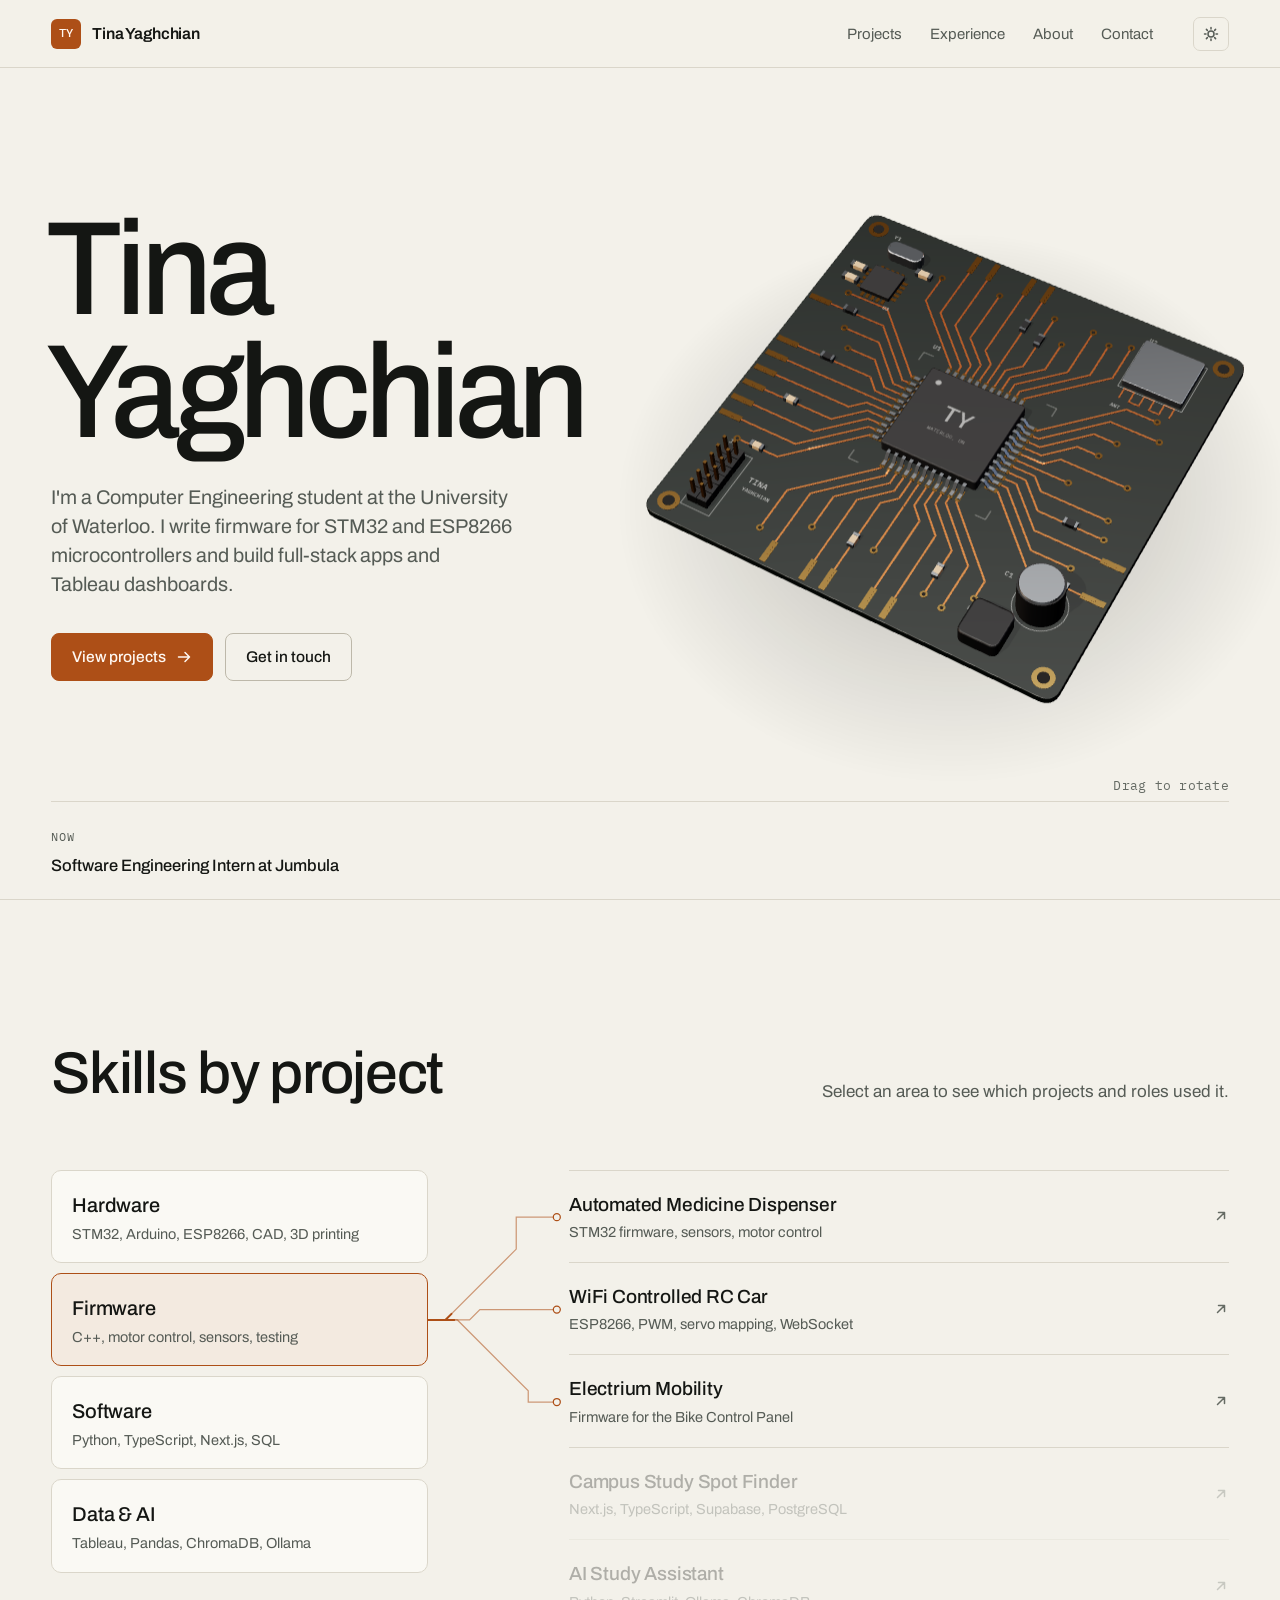
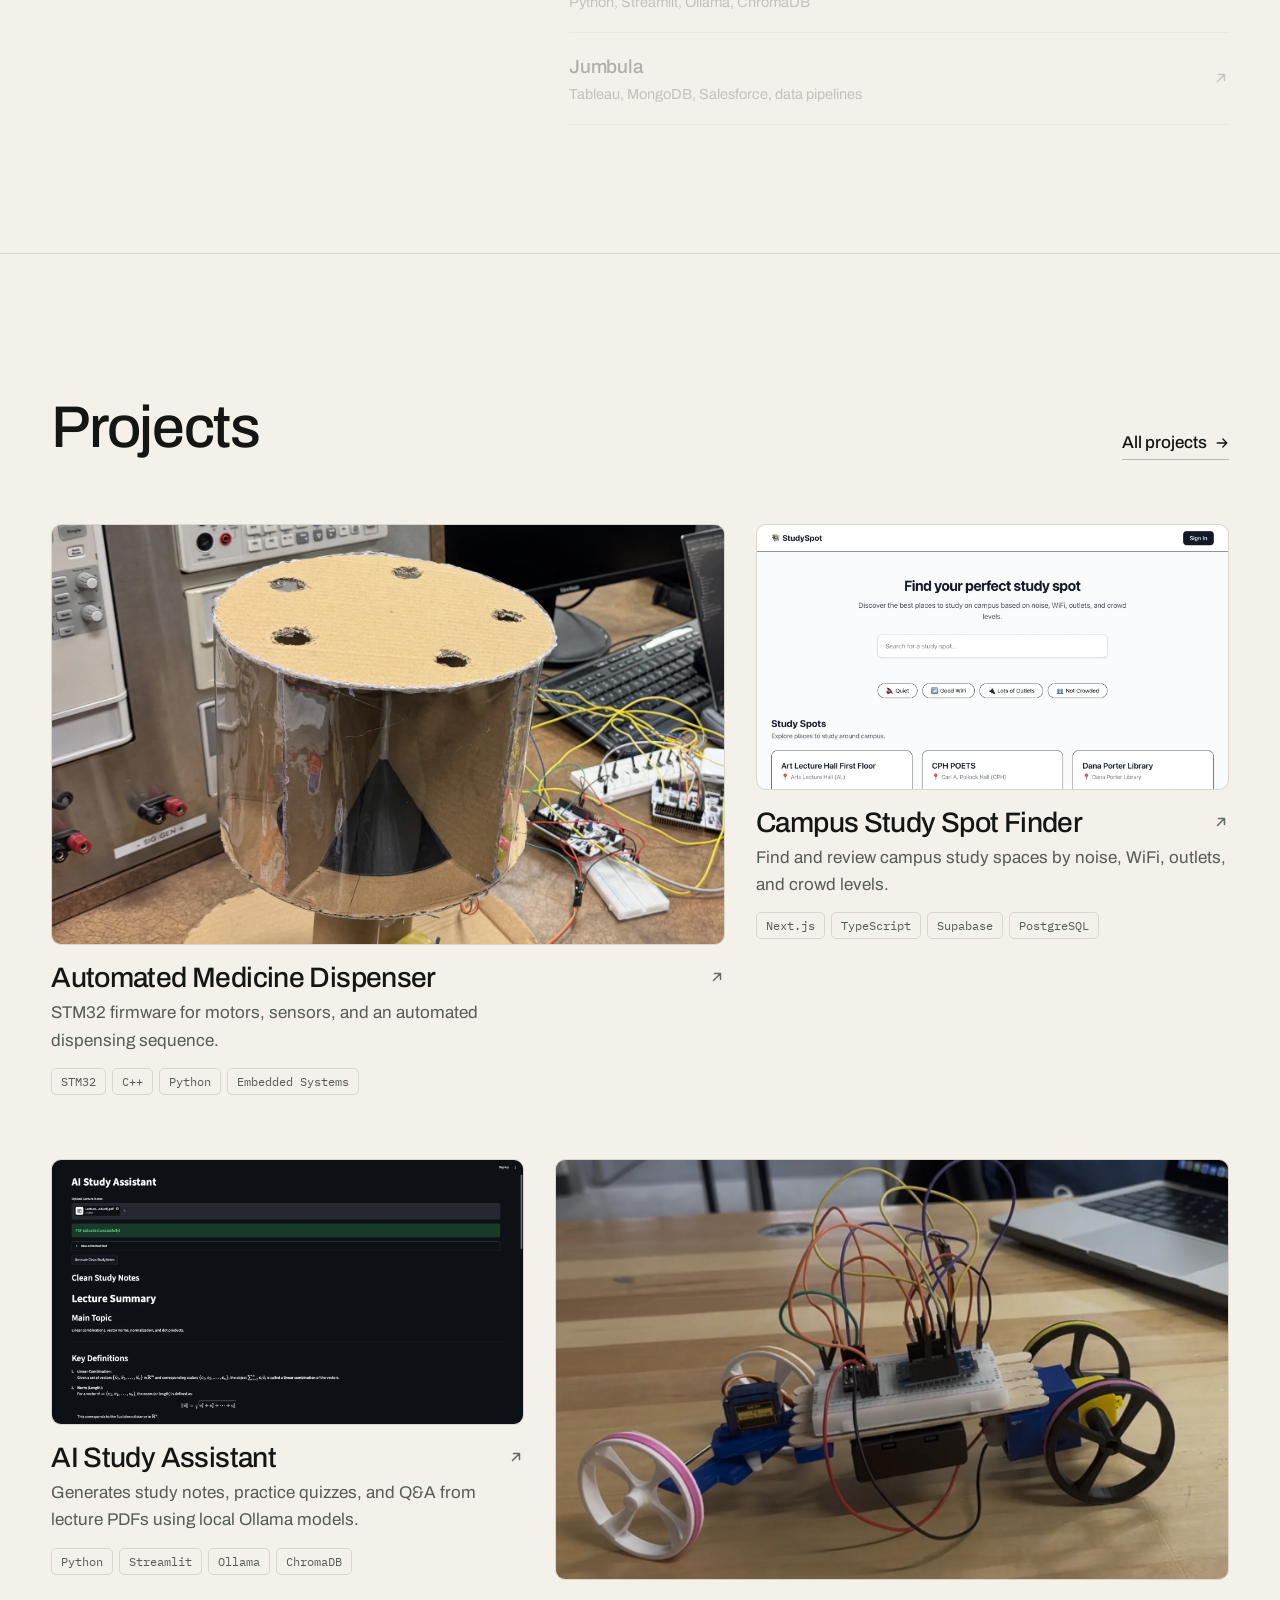
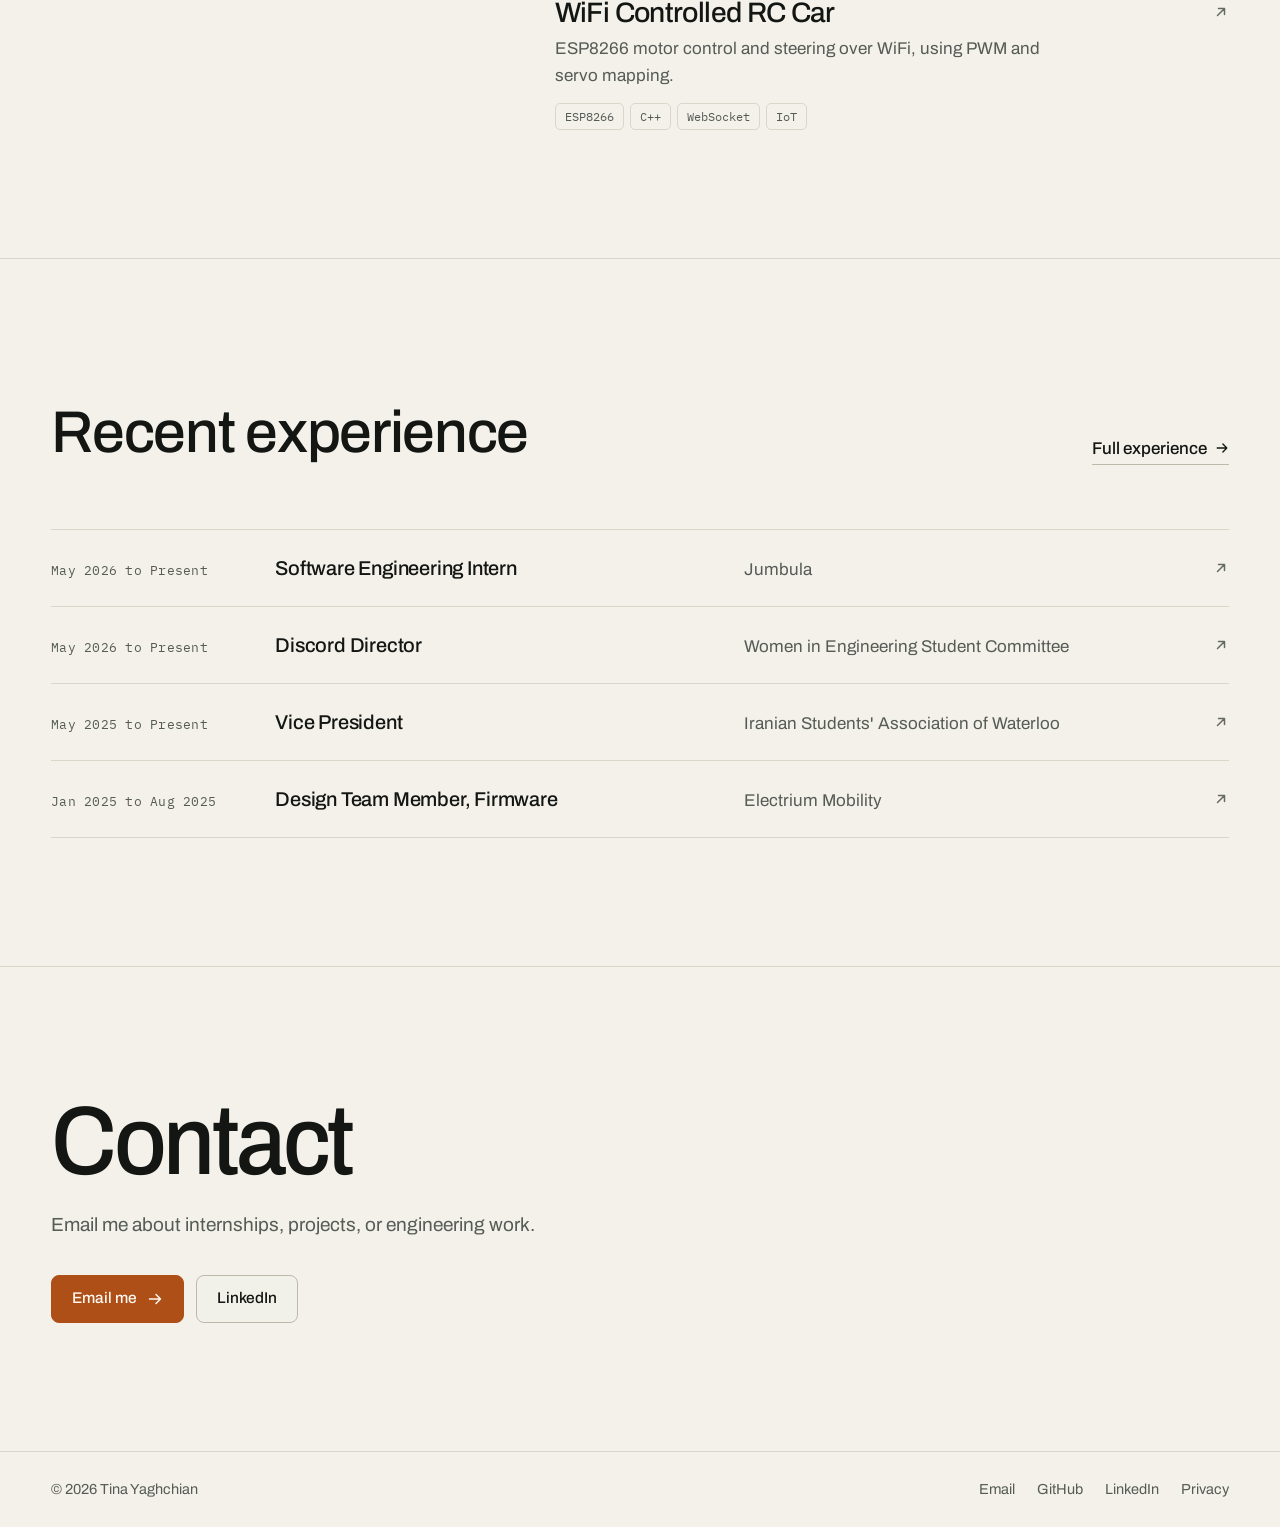
<file: index.html>
<!DOCTYPE html>
<html lang="en">

<head>
    <!-- Google tag (gtag.js) -->
    <script async src="https://www.googletagmanager.com/gtag/js?id=G-CB9YDHK9V0"></script>
    <script>
        window.dataLayer = window.dataLayer || [];
        function gtag(){dataLayer.push(arguments);}
        gtag('js', new Date());
        gtag('config', 'G-CB9YDHK9V0');
    </script>

    <meta charset="UTF-8">
    <meta name="viewport" content="width=device-width, initial-scale=1">

    <title>Tina Yaghchian | Computer Engineering</title>
    <meta name="description" content="Tina Yaghchian is a Computer Engineering student at the University of Waterloo building embedded systems, firmware, and software.">
    <meta name="author" content="Tina Yaghchian">
    <link rel="canonical" href="https://tina-yaghchian.github.io/">
    <meta name="theme-color" content="#0b0d0c" media="(prefers-color-scheme: dark)">
    <meta name="theme-color" content="#f3f1ea" media="(prefers-color-scheme: light)">

    <meta property="og:type" content="website">
    <meta property="og:title" content="Tina Yaghchian | Computer Engineering">
    <meta property="og:description" content="Tina Yaghchian is a Computer Engineering student at the University of Waterloo building embedded systems, firmware, and software.">
    <meta property="og:url" content="https://tina-yaghchian.github.io/">
    <meta property="og:image" content="https://tina-yaghchian.github.io/images/og.jpg">
    <meta name="twitter:card" content="summary_large_image">

    <link rel="icon" href="favicon.ico" sizes="32x32">
    <link rel="icon" href="assets/favicon.svg" type="image/svg+xml">
    <link rel="apple-touch-icon" href="assets/apple-touch-icon.png">

    <script>
        (function () {
            var root = document.documentElement, saved = null;
            root.classList.add("js");
            try { saved = localStorage.getItem("theme"); } catch (e) {}
            root.dataset.theme = saved || (matchMedia("(prefers-color-scheme: light)").matches ? "light" : "dark");
        })();
    </script>

    <link rel="preconnect" href="https://fonts.googleapis.com">
    <link rel="preconnect" href="https://fonts.gstatic.com" crossorigin>
    <link rel="stylesheet" href="https://fonts.googleapis.com/css2?family=Archivo:wdth,wght@62..125,100..900&family=IBM+Plex+Mono:wght@400;500&display=swap">
    <link rel="stylesheet" href="css/styles.css?v=4de03bfc26">
    <link rel="modulepreload" href="js/board3d.js?v=885004c96f">
    <script type="application/ld+json">
    {"@context":"https://schema.org","@type":"Person","name":"Tina Yaghchian","url":"https://tina-yaghchian.github.io","jobTitle":"Computer Engineering Student","alumniOf":{"@type":"CollegeOrUniversity","name":"University of Waterloo"},"sameAs":["https://github.com/tina-yaghchian","https://linkedin.com/in/tina-yaghchian"]}
    </script>
</head>

<body>
    <a class="skip" href="#main">Skip to content</a>

    <header class="site-header">
        <div class="wrap header-inner">
            <a class="brand" href="index.html" aria-label="Tina Yaghchian, home">
                <span class="brand-mark" aria-hidden="true">TY</span>
                <span class="brand-name">Tina Yaghchian</span>
            </a>
            <nav class="nav-links" id="site-nav" aria-label="Main">
                <a href="projects.html">Projects</a>
                <a href="experience.html">Experience</a>
                <a href="about.html">About</a>
                <a href="contact.html">Contact</a>
            </nav>
            <div class="header-tools">
                <button class="tool theme-toggle" type="button" aria-label="Switch light or dark theme"><svg class="icon sun" viewBox="0 0 16 16" fill="none" stroke="currentColor" stroke-width="1.5" stroke-linecap="round" stroke-linejoin="round" aria-hidden="true"><circle cx="8" cy="8" r="3"/><path d="M8 1.5v1.5M8 13v1.5M1.5 8H3M13 8h1.5M3.4 3.4l1 1M11.6 11.6l1 1M3.4 12.6l1-1M11.6 4.4l1-1"/></svg><svg class="icon moon" viewBox="0 0 16 16" fill="none" stroke="currentColor" stroke-width="1.5" stroke-linecap="round" stroke-linejoin="round" aria-hidden="true"><path d="M13.5 9.6A6 6 0 0 1 6.4 2.5a6 6 0 1 0 7.1 7.1Z"/></svg></button>
                <button class="tool menu-toggle" type="button" aria-label="Menu" aria-expanded="false" aria-controls="site-nav"><svg class="icon" viewBox="0 0 16 16" fill="none" stroke="currentColor" stroke-width="1.5" stroke-linecap="round" stroke-linejoin="round" aria-hidden="true"><path d="M2 5h12M2 11h12"/></svg></button>
            </div>
        </div>
    </header>

    <main id="main">
        <section class="hero">
            <canvas id="board" aria-hidden="true"></canvas>
            <span class="board-hint mono" aria-hidden="true">Drag to rotate</span>
            <div class="wrap hero-body">
                <h1>Tina<br>Yaghchian</h1>
                <p class="hero-lede">I'm a Computer Engineering student at the University of Waterloo. I write firmware for STM32 and ESP8266 microcontrollers and build full-stack apps and Tableau dashboards.</p>
                <div class="hero-actions">
                    <a class="btn primary" href="projects.html">View projects <svg class="icon" viewBox="0 0 16 16" fill="none" stroke="currentColor" stroke-width="1.5" stroke-linecap="round" stroke-linejoin="round" aria-hidden="true"><path d="M2.5 8h11M9 3.5 13.5 8 9 12.5"/></svg></a>
                    <a class="btn" href="contact.html">Get in touch</a>
                </div>
            </div>
            <div class="spec-strip-wrap">
                <div class="wrap">
                    <div class="spec-strip">
                        <div>
                            <span class="label">Now</span>
                            <strong>Software Engineering Intern at Jumbula</strong>
                        </div>
                    </div>
                </div>
            </div>
        </section>

        <section class="section">
            <div class="wrap">
                <div class="section-head">
                    <div>
                        <h2>Skills by project</h2>
                    </div>
                    <p>Select an area to see which projects and roles used it.</p>
                </div>
                <div class="stack">
                    <svg class="stack-traces" aria-hidden="true"></svg>
                    <div class="layers">
                        <button class="layer" type="button" data-layer="hardware" aria-pressed="false"><b>Hardware</b><small>STM32, Arduino, ESP8266, CAD, 3D printing</small></button>
                        <button class="layer" type="button" data-layer="firmware" aria-pressed="true"><b>Firmware</b><small>C++, motor control, sensors, testing</small></button>
                        <button class="layer" type="button" data-layer="software" aria-pressed="false"><b>Software</b><small>Python, TypeScript, Next.js, SQL</small></button>
                        <button class="layer" type="button" data-layer="data" aria-pressed="false"><b>Data &amp; AI</b><small>Tableau, Pandas, ChromaDB, Ollama</small></button>
                    </div>
                    <div class="stack-items">
                        <a class="stack-item" href="projects.html#medicine-dispenser" data-layers="hardware firmware">
                            <b>Automated Medicine Dispenser</b>
                            <small>STM32 firmware, sensors, motor control</small>
                            <svg class="icon" viewBox="0 0 16 16" fill="none" stroke="currentColor" stroke-width="1.5" stroke-linecap="round" stroke-linejoin="round" aria-hidden="true"><path d="M4.5 11.5l7-7M5.5 4.5h6v6"/></svg>
                        </a>
                        <a class="stack-item" href="projects.html#rc-car" data-layers="hardware firmware">
                            <b>WiFi Controlled RC Car</b>
                            <small>ESP8266, PWM, servo mapping, WebSocket</small>
                            <svg class="icon" viewBox="0 0 16 16" fill="none" stroke="currentColor" stroke-width="1.5" stroke-linecap="round" stroke-linejoin="round" aria-hidden="true"><path d="M4.5 11.5l7-7M5.5 4.5h6v6"/></svg>
                        </a>
                        <a class="stack-item" href="experience.html#electrium" data-layers="hardware firmware">
                            <b>Electrium Mobility</b>
                            <small>Firmware for the Bike Control Panel</small>
                            <svg class="icon" viewBox="0 0 16 16" fill="none" stroke="currentColor" stroke-width="1.5" stroke-linecap="round" stroke-linejoin="round" aria-hidden="true"><path d="M4.5 11.5l7-7M5.5 4.5h6v6"/></svg>
                        </a>
                        <a class="stack-item" href="projects.html#study-spot" data-layers="software data">
                            <b>Campus Study Spot Finder</b>
                            <small>Next.js, TypeScript, Supabase, PostgreSQL</small>
                            <svg class="icon" viewBox="0 0 16 16" fill="none" stroke="currentColor" stroke-width="1.5" stroke-linecap="round" stroke-linejoin="round" aria-hidden="true"><path d="M4.5 11.5l7-7M5.5 4.5h6v6"/></svg>
                        </a>
                        <a class="stack-item" href="projects.html#ai-study-assistant" data-layers="software data">
                            <b>AI Study Assistant</b>
                            <small>Python, Streamlit, Ollama, ChromaDB</small>
                            <svg class="icon" viewBox="0 0 16 16" fill="none" stroke="currentColor" stroke-width="1.5" stroke-linecap="round" stroke-linejoin="round" aria-hidden="true"><path d="M4.5 11.5l7-7M5.5 4.5h6v6"/></svg>
                        </a>
                        <a class="stack-item" href="experience.html#jumbula" data-layers="software data">
                            <b>Jumbula</b>
                            <small>Tableau, MongoDB, Salesforce, data pipelines</small>
                            <svg class="icon" viewBox="0 0 16 16" fill="none" stroke="currentColor" stroke-width="1.5" stroke-linecap="round" stroke-linejoin="round" aria-hidden="true"><path d="M4.5 11.5l7-7M5.5 4.5h6v6"/></svg>
                        </a>
                    </div>
                </div>
            </div>
        </section>

        <section class="section">
            <div class="wrap">
                <div class="section-head">
                    <div>
                        <h2>Projects</h2>
                    </div>
                    <a class="text-link" href="projects.html">All projects <svg class="icon" viewBox="0 0 16 16" fill="none" stroke="currentColor" stroke-width="1.5" stroke-linecap="round" stroke-linejoin="round" aria-hidden="true"><path d="M2.5 8h11M9 3.5 13.5 8 9 12.5"/></svg></a>
                </div>
                <div class="work-grid">
                    <a class="card wide" href="projects.html#medicine-dispenser">
                        <div class="frame">
                            <img src="images/web/medicine.webp" width="1600" height="1000" alt="Dispenser prototype on a lab bench, wired to STM32 boards, with a bench multimeter behind it" loading="lazy" decoding="async">
                        </div>
                        <div class="card-meta">
                            <h3>Automated Medicine Dispenser</h3>
                            <svg class="icon" viewBox="0 0 16 16" fill="none" stroke="currentColor" stroke-width="1.5" stroke-linecap="round" stroke-linejoin="round" aria-hidden="true"><path d="M4.5 11.5l7-7M5.5 4.5h6v6"/></svg>
                        </div>
                        <p>STM32 firmware for motors, sensors, and an automated dispensing sequence.</p>
                        <ul class="tags"><li>STM32</li><li>C++</li><li>Python</li><li>Embedded Systems</li></ul>
                    </a>
                    <a class="card" href="projects.html#study-spot">
                        <div class="frame shot">
                            <img src="images/web/study-spot.webp" width="1600" height="922" alt="StudySpot home page with a search box, preference filters, and a list of campus study spots" loading="lazy" decoding="async">
                        </div>
                        <div class="card-meta">
                            <h3>Campus Study Spot Finder</h3>
                            <svg class="icon" viewBox="0 0 16 16" fill="none" stroke="currentColor" stroke-width="1.5" stroke-linecap="round" stroke-linejoin="round" aria-hidden="true"><path d="M4.5 11.5l7-7M5.5 4.5h6v6"/></svg>
                        </div>
                        <p>Find and review campus study spaces by noise, WiFi, outlets, and crowd levels.</p>
                        <ul class="tags"><li>Next.js</li><li>TypeScript</li><li>Supabase</li><li>PostgreSQL</li></ul>
                    </a>
                    <a class="card" href="projects.html#ai-study-assistant">
                        <div class="frame shot">
                            <img src="images/web/ai-study-assistant.webp" width="1600" height="900" alt="AI Study Assistant app showing clean study notes generated from an uploaded lecture PDF" loading="lazy" decoding="async">
                        </div>
                        <div class="card-meta">
                            <h3>AI Study Assistant</h3>
                            <svg class="icon" viewBox="0 0 16 16" fill="none" stroke="currentColor" stroke-width="1.5" stroke-linecap="round" stroke-linejoin="round" aria-hidden="true"><path d="M4.5 11.5l7-7M5.5 4.5h6v6"/></svg>
                        </div>
                        <p>Generates study notes, practice quizzes, and Q&amp;A from lecture PDFs using local Ollama models.</p>
                        <ul class="tags"><li>Python</li><li>Streamlit</li><li>Ollama</li><li>ChromaDB</li></ul>
                    </a>
                    <a class="card wide" href="projects.html#rc-car">
                        <div class="frame">
                            <img src="images/web/rc-car.webp" width="1600" height="980" alt="Small RC car with a breadboard, ESP8266 module, jumper wires, and a micro servo for steering" loading="lazy" decoding="async">
                        </div>
                        <div class="card-meta">
                            <h3>WiFi Controlled RC Car</h3>
                            <svg class="icon" viewBox="0 0 16 16" fill="none" stroke="currentColor" stroke-width="1.5" stroke-linecap="round" stroke-linejoin="round" aria-hidden="true"><path d="M4.5 11.5l7-7M5.5 4.5h6v6"/></svg>
                        </div>
                        <p>ESP8266 motor control and steering over WiFi, using PWM and servo mapping.</p>
                        <ul class="tags"><li>ESP8266</li><li>C++</li><li>WebSocket</li><li>IoT</li></ul>
                    </a>
                </div>
            </div>
        </section>

        <section class="section">
            <div class="wrap">
                <div class="section-head">
                    <div>
                        <h2>Recent experience</h2>
                    </div>
                    <a class="text-link" href="experience.html">Full experience <svg class="icon" viewBox="0 0 16 16" fill="none" stroke="currentColor" stroke-width="1.5" stroke-linecap="round" stroke-linejoin="round" aria-hidden="true"><path d="M2.5 8h11M9 3.5 13.5 8 9 12.5"/></svg></a>
                </div>
                <div class="rows">
                    <a class="row" href="experience.html#jumbula">
                        <span class="mono">May 2026 to Present</span>
                        <b>Software Engineering Intern</b>
                        <span class="org">Jumbula</span>
                        <svg class="icon" viewBox="0 0 16 16" fill="none" stroke="currentColor" stroke-width="1.5" stroke-linecap="round" stroke-linejoin="round" aria-hidden="true"><path d="M4.5 11.5l7-7M5.5 4.5h6v6"/></svg>
                    </a>
                    <a class="row" href="experience.html#wie">
                        <span class="mono">May 2026 to Present</span>
                        <b>Discord Director</b>
                        <span class="org">Women in Engineering Student Committee</span>
                        <svg class="icon" viewBox="0 0 16 16" fill="none" stroke="currentColor" stroke-width="1.5" stroke-linecap="round" stroke-linejoin="round" aria-hidden="true"><path d="M4.5 11.5l7-7M5.5 4.5h6v6"/></svg>
                    </a>
                    <a class="row" href="experience.html#isaw-vp">
                        <span class="mono">May 2025 to Present</span>
                        <b>Vice President</b>
                        <span class="org">Iranian Students' Association of Waterloo</span>
                        <svg class="icon" viewBox="0 0 16 16" fill="none" stroke="currentColor" stroke-width="1.5" stroke-linecap="round" stroke-linejoin="round" aria-hidden="true"><path d="M4.5 11.5l7-7M5.5 4.5h6v6"/></svg>
                    </a>
                    <a class="row" href="experience.html#electrium">
                        <span class="mono">Jan 2025 to Aug 2025</span>
                        <b>Design Team Member, Firmware</b>
                        <span class="org">Electrium Mobility</span>
                        <svg class="icon" viewBox="0 0 16 16" fill="none" stroke="currentColor" stroke-width="1.5" stroke-linecap="round" stroke-linejoin="round" aria-hidden="true"><path d="M4.5 11.5l7-7M5.5 4.5h6v6"/></svg>
                    </a>
                </div>
            </div>
        </section>

        <section class="section cta">
            <div class="wrap">
                <h2>Contact</h2>
                <p>Email me about internships, projects, or engineering work.</p>
                <div class="hero-actions">
                    <a class="btn primary" href="mailto:tyaghchi@uwaterloo.ca">Email me <svg class="icon" viewBox="0 0 16 16" fill="none" stroke="currentColor" stroke-width="1.5" stroke-linecap="round" stroke-linejoin="round" aria-hidden="true"><path d="M2.5 8h11M9 3.5 13.5 8 9 12.5"/></svg></a>
                    <a class="btn" href="https://linkedin.com/in/tina-yaghchian" target="_blank" rel="noopener noreferrer">LinkedIn</a>
                </div>
            </div>
        </section>
    </main>

    <footer class="site-footer">
        <div class="wrap footer-inner">
            <span>&copy; <span data-year>2026</span> Tina Yaghchian</span>
            <div class="footer-links">
                <a href="mailto:tyaghchi@uwaterloo.ca">Email</a>
                <a href="https://github.com/tina-yaghchian" target="_blank" rel="noopener noreferrer">GitHub</a>
                <a href="https://linkedin.com/in/tina-yaghchian" target="_blank" rel="noopener noreferrer">LinkedIn</a>
                <a href="privacy.html">Privacy</a>
            </div>
        </div>
    </footer>

    <script src="js/main.js?v=9c14086ad6"></script>
</body>

</html>
</file>
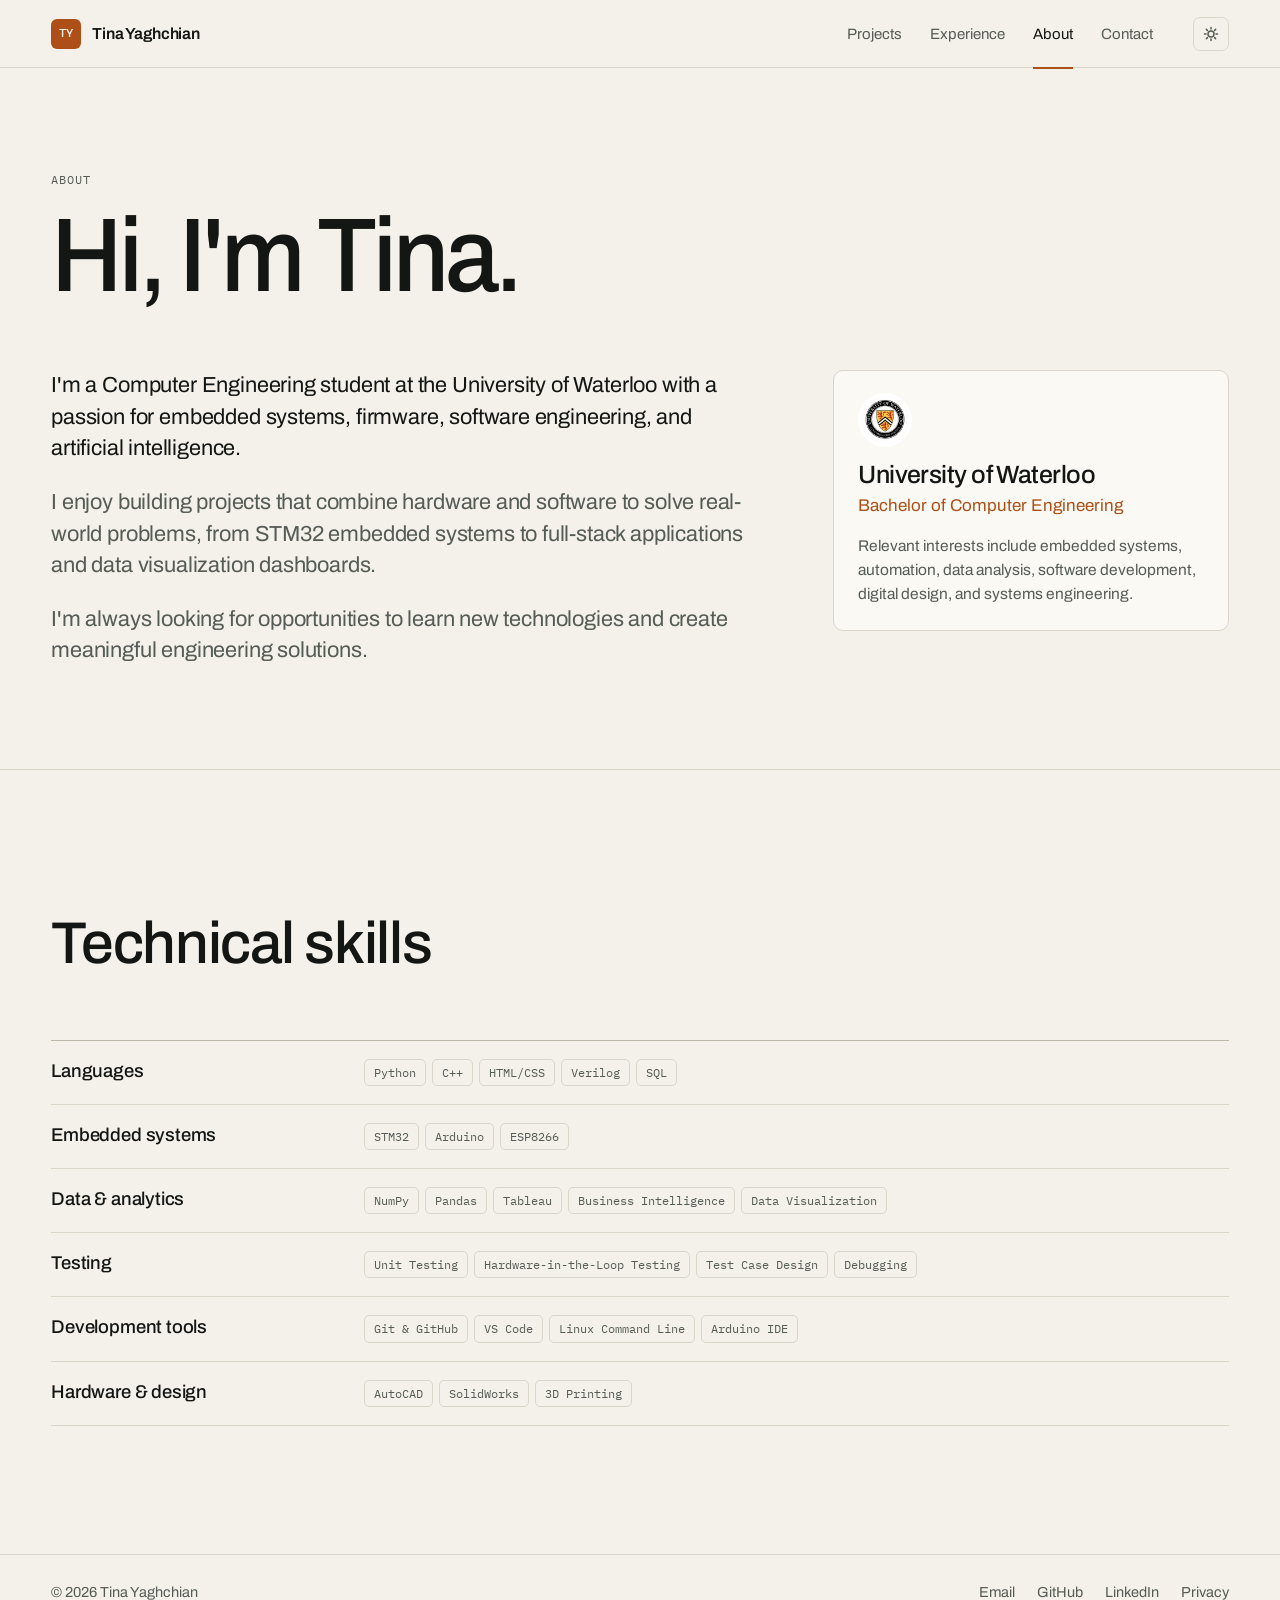
<file: about.html>
<!DOCTYPE html>
<html lang="en">

<head>
    <!-- Google tag (gtag.js) -->
    <script async src="https://www.googletagmanager.com/gtag/js?id=G-CB9YDHK9V0"></script>
    <script>
        window.dataLayer = window.dataLayer || [];
        function gtag(){dataLayer.push(arguments);}
        gtag('js', new Date());
        gtag('config', 'G-CB9YDHK9V0');
    </script>

    <meta charset="UTF-8">
    <meta name="viewport" content="width=device-width, initial-scale=1">

    <title>About | Tina Yaghchian</title>
    <meta name="description" content="About Tina Yaghchian, a Computer Engineering student at the University of Waterloo, with her education and technical skills.">
    <meta name="author" content="Tina Yaghchian">
    <link rel="canonical" href="https://tina-yaghchian.github.io/about.html">
    <meta name="theme-color" content="#0b0d0c" media="(prefers-color-scheme: dark)">
    <meta name="theme-color" content="#f3f1ea" media="(prefers-color-scheme: light)">

    <meta property="og:type" content="website">
    <meta property="og:title" content="About | Tina Yaghchian">
    <meta property="og:description" content="About Tina Yaghchian, a Computer Engineering student at the University of Waterloo, with her education and technical skills.">
    <meta property="og:url" content="https://tina-yaghchian.github.io/about.html">
    <meta property="og:image" content="https://tina-yaghchian.github.io/images/og.jpg">
    <meta name="twitter:card" content="summary_large_image">

    <link rel="icon" href="favicon.ico" sizes="32x32">
    <link rel="icon" href="assets/favicon.svg" type="image/svg+xml">
    <link rel="apple-touch-icon" href="assets/apple-touch-icon.png">

    <script>
        (function () {
            var root = document.documentElement, saved = null;
            root.classList.add("js");
            try { saved = localStorage.getItem("theme"); } catch (e) {}
            root.dataset.theme = saved || (matchMedia("(prefers-color-scheme: light)").matches ? "light" : "dark");
        })();
    </script>

    <link rel="preconnect" href="https://fonts.googleapis.com">
    <link rel="preconnect" href="https://fonts.gstatic.com" crossorigin>
    <link rel="stylesheet" href="https://fonts.googleapis.com/css2?family=Archivo:wdth,wght@62..125,100..900&family=IBM+Plex+Mono:wght@400;500&display=swap">
    <link rel="stylesheet" href="css/styles.css?v=4de03bfc26">
    
</head>

<body>
    <a class="skip" href="#main">Skip to content</a>

    <header class="site-header">
        <div class="wrap header-inner">
            <a class="brand" href="index.html" aria-label="Tina Yaghchian, home">
                <span class="brand-mark" aria-hidden="true">TY</span>
                <span class="brand-name">Tina Yaghchian</span>
            </a>
            <nav class="nav-links" id="site-nav" aria-label="Main">
                <a href="projects.html">Projects</a>
                <a href="experience.html">Experience</a>
                <a href="about.html" aria-current="page">About</a>
                <a href="contact.html">Contact</a>
            </nav>
            <div class="header-tools">
                <button class="tool theme-toggle" type="button" aria-label="Switch light or dark theme"><svg class="icon sun" viewBox="0 0 16 16" fill="none" stroke="currentColor" stroke-width="1.5" stroke-linecap="round" stroke-linejoin="round" aria-hidden="true"><circle cx="8" cy="8" r="3"/><path d="M8 1.5v1.5M8 13v1.5M1.5 8H3M13 8h1.5M3.4 3.4l1 1M11.6 11.6l1 1M3.4 12.6l1-1M11.6 4.4l1-1"/></svg><svg class="icon moon" viewBox="0 0 16 16" fill="none" stroke="currentColor" stroke-width="1.5" stroke-linecap="round" stroke-linejoin="round" aria-hidden="true"><path d="M13.5 9.6A6 6 0 0 1 6.4 2.5a6 6 0 1 0 7.1 7.1Z"/></svg></button>
                <button class="tool menu-toggle" type="button" aria-label="Menu" aria-expanded="false" aria-controls="site-nav"><svg class="icon" viewBox="0 0 16 16" fill="none" stroke="currentColor" stroke-width="1.5" stroke-linecap="round" stroke-linejoin="round" aria-hidden="true"><path d="M2 5h12M2 11h12"/></svg></button>
            </div>
        </div>
    </header>

    <main id="main">
        <div class="wrap page-head">
            <p class="label">About</p>
            <h1>Hi, I'm Tina.</h1>
        </div>

        <div class="wrap about-grid">
            <div class="prose">
                <p>I'm a Computer Engineering student at the University of Waterloo with a passion for embedded systems, firmware, software engineering, and artificial intelligence.</p>
                <p>I enjoy building projects that combine hardware and software to solve real-world problems, from STM32 embedded systems to full-stack applications and data visualization dashboards.</p>
                <p>I'm always looking for opportunities to learn new technologies and create meaningful engineering solutions.</p>
            </div>
            <aside class="panel">
                <img class="crest" src="images/web/Waterloo.webp" width="168" height="168" alt="University of Waterloo crest" loading="lazy">
                <h2>University of Waterloo</h2>
                <p class="degree">Bachelor of Computer Engineering</p>
                <p>Relevant interests include embedded systems, automation, data analysis, software development, digital design, and systems engineering.</p>
            </aside>
        </div>

        <section class="section" style="border-top:1px solid var(--line)">
            <div class="wrap">
                <div class="section-head">
                    <div>
                        <h2>Technical skills</h2>
                    </div>
                </div>
                <div class="spec-table">
                    <div class="spec-row">
                        <h3>Languages</h3>
                        <ul class="tags"><li>Python</li><li>C++</li><li>HTML/CSS</li><li>Verilog</li><li>SQL</li></ul>
                    </div>
                    <div class="spec-row">
                        <h3>Embedded systems</h3>
                        <ul class="tags"><li>STM32</li><li>Arduino</li><li>ESP8266</li></ul>
                    </div>
                    <div class="spec-row">
                        <h3>Data &amp; analytics</h3>
                        <ul class="tags"><li>NumPy</li><li>Pandas</li><li>Tableau</li><li>Business Intelligence</li><li>Data Visualization</li></ul>
                    </div>
                    <div class="spec-row">
                        <h3>Testing</h3>
                        <ul class="tags"><li>Unit Testing</li><li>Hardware-in-the-Loop Testing</li><li>Test Case Design</li><li>Debugging</li></ul>
                    </div>
                    <div class="spec-row">
                        <h3>Development tools</h3>
                        <ul class="tags"><li>Git &amp; GitHub</li><li>VS Code</li><li>Linux Command Line</li><li>Arduino IDE</li></ul>
                    </div>
                    <div class="spec-row">
                        <h3>Hardware &amp; design</h3>
                        <ul class="tags"><li>AutoCAD</li><li>SolidWorks</li><li>3D Printing</li></ul>
                    </div>
                </div>
            </div>
        </section>
    </main>

    <footer class="site-footer">
        <div class="wrap footer-inner">
            <span>&copy; <span data-year>2026</span> Tina Yaghchian</span>
            <div class="footer-links">
                <a href="mailto:tyaghchi@uwaterloo.ca">Email</a>
                <a href="https://github.com/tina-yaghchian" target="_blank" rel="noopener noreferrer">GitHub</a>
                <a href="https://linkedin.com/in/tina-yaghchian" target="_blank" rel="noopener noreferrer">LinkedIn</a>
                <a href="privacy.html">Privacy</a>
            </div>
        </div>
    </footer>

    <script src="js/main.js?v=9c14086ad6"></script>
</body>

</html>
</file>
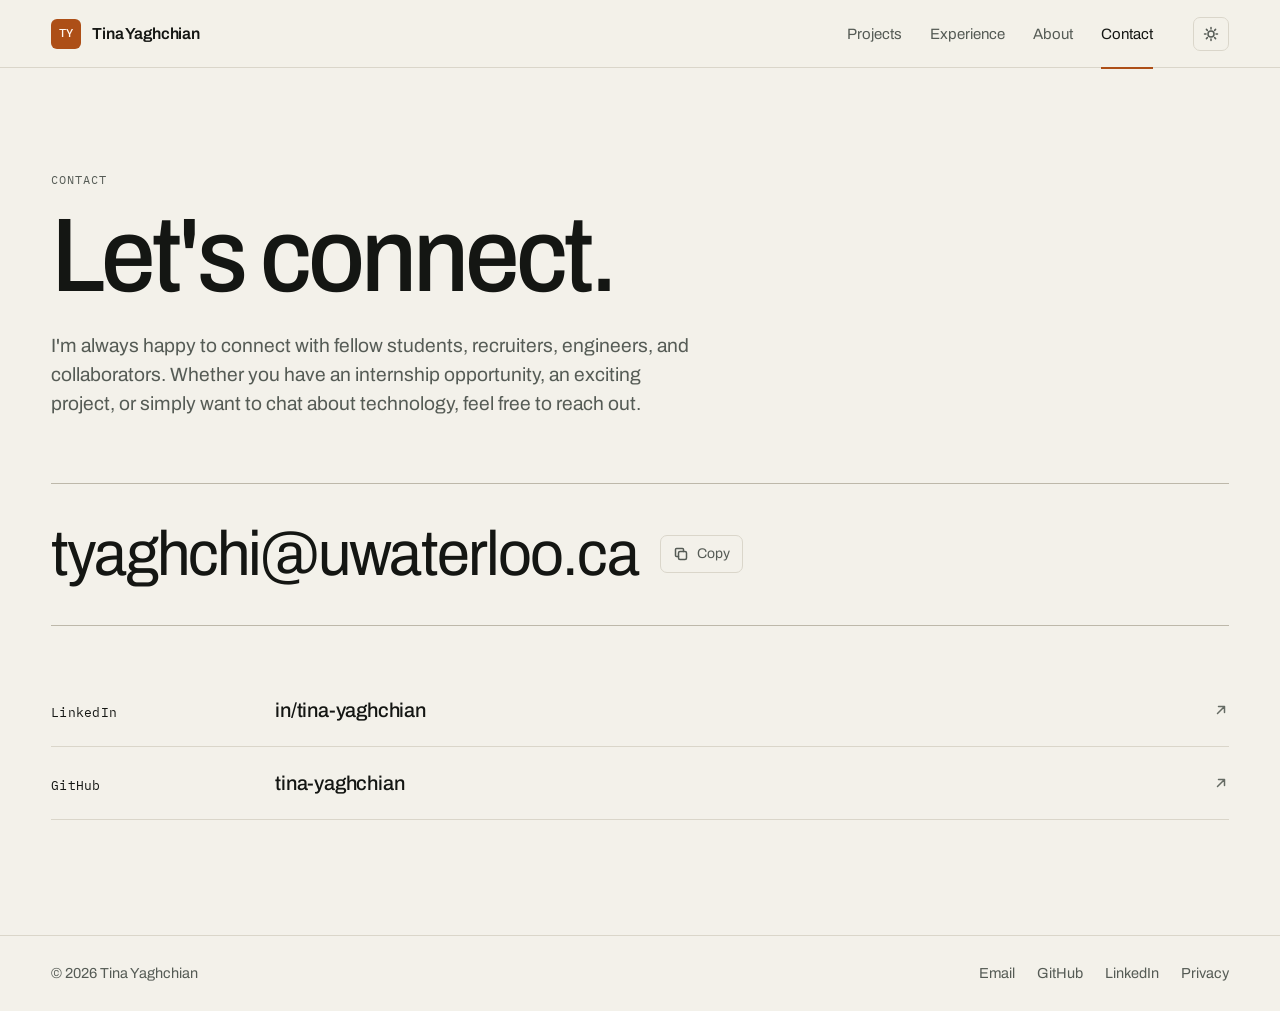
<file: contact.html>
<!DOCTYPE html>
<html lang="en">

<head>
    <!-- Google tag (gtag.js) -->
    <script async src="https://www.googletagmanager.com/gtag/js?id=G-CB9YDHK9V0"></script>
    <script>
        window.dataLayer = window.dataLayer || [];
        function gtag(){dataLayer.push(arguments);}
        gtag('js', new Date());
        gtag('config', 'G-CB9YDHK9V0');
    </script>

    <meta charset="UTF-8">
    <meta name="viewport" content="width=device-width, initial-scale=1">

    <title>Contact | Tina Yaghchian</title>
    <meta name="description" content="Get in touch with Tina Yaghchian about internships, projects, or engineering.">
    <meta name="author" content="Tina Yaghchian">
    <link rel="canonical" href="https://tina-yaghchian.github.io/contact.html">
    <meta name="theme-color" content="#0b0d0c" media="(prefers-color-scheme: dark)">
    <meta name="theme-color" content="#f3f1ea" media="(prefers-color-scheme: light)">

    <meta property="og:type" content="website">
    <meta property="og:title" content="Contact | Tina Yaghchian">
    <meta property="og:description" content="Get in touch with Tina Yaghchian about internships, projects, or engineering.">
    <meta property="og:url" content="https://tina-yaghchian.github.io/contact.html">
    <meta property="og:image" content="https://tina-yaghchian.github.io/images/og.jpg">
    <meta name="twitter:card" content="summary_large_image">

    <link rel="icon" href="favicon.ico" sizes="32x32">
    <link rel="icon" href="assets/favicon.svg" type="image/svg+xml">
    <link rel="apple-touch-icon" href="assets/apple-touch-icon.png">

    <script>
        (function () {
            var root = document.documentElement, saved = null;
            root.classList.add("js");
            try { saved = localStorage.getItem("theme"); } catch (e) {}
            root.dataset.theme = saved || (matchMedia("(prefers-color-scheme: light)").matches ? "light" : "dark");
        })();
    </script>

    <link rel="preconnect" href="https://fonts.googleapis.com">
    <link rel="preconnect" href="https://fonts.gstatic.com" crossorigin>
    <link rel="stylesheet" href="https://fonts.googleapis.com/css2?family=Archivo:wdth,wght@62..125,100..900&family=IBM+Plex+Mono:wght@400;500&display=swap">
    <link rel="stylesheet" href="css/styles.css?v=4de03bfc26">
    
</head>

<body>
    <a class="skip" href="#main">Skip to content</a>

    <header class="site-header">
        <div class="wrap header-inner">
            <a class="brand" href="index.html" aria-label="Tina Yaghchian, home">
                <span class="brand-mark" aria-hidden="true">TY</span>
                <span class="brand-name">Tina Yaghchian</span>
            </a>
            <nav class="nav-links" id="site-nav" aria-label="Main">
                <a href="projects.html">Projects</a>
                <a href="experience.html">Experience</a>
                <a href="about.html">About</a>
                <a href="contact.html" aria-current="page">Contact</a>
            </nav>
            <div class="header-tools">
                <button class="tool theme-toggle" type="button" aria-label="Switch light or dark theme"><svg class="icon sun" viewBox="0 0 16 16" fill="none" stroke="currentColor" stroke-width="1.5" stroke-linecap="round" stroke-linejoin="round" aria-hidden="true"><circle cx="8" cy="8" r="3"/><path d="M8 1.5v1.5M8 13v1.5M1.5 8H3M13 8h1.5M3.4 3.4l1 1M11.6 11.6l1 1M3.4 12.6l1-1M11.6 4.4l1-1"/></svg><svg class="icon moon" viewBox="0 0 16 16" fill="none" stroke="currentColor" stroke-width="1.5" stroke-linecap="round" stroke-linejoin="round" aria-hidden="true"><path d="M13.5 9.6A6 6 0 0 1 6.4 2.5a6 6 0 1 0 7.1 7.1Z"/></svg></button>
                <button class="tool menu-toggle" type="button" aria-label="Menu" aria-expanded="false" aria-controls="site-nav"><svg class="icon" viewBox="0 0 16 16" fill="none" stroke="currentColor" stroke-width="1.5" stroke-linecap="round" stroke-linejoin="round" aria-hidden="true"><path d="M2 5h12M2 11h12"/></svg></button>
            </div>
        </div>
    </header>

    <main id="main">
        <div class="wrap page-head">
            <p class="label">Contact</p>
            <h1>Let's connect.</h1>
            <p class="lede">I'm always happy to connect with fellow students, recruiters, engineers, and collaborators. Whether you have an internship opportunity, an exciting project, or simply want to chat about technology, feel free to reach out.</p>
        </div>

        <div class="wrap">
            <div class="mail-block">
                <a class="mail-big" href="mailto:tyaghchi@uwaterloo.ca">tyaghchi@uwaterloo.ca</a>
                <button class="tool copy" type="button"><svg class="icon" viewBox="0 0 16 16" fill="none" stroke="currentColor" stroke-width="1.5" stroke-linecap="round" stroke-linejoin="round" aria-hidden="true"><rect x="5.5" y="5.5" width="8" height="8" rx="1.5"/><path d="M10.5 5.5v-2a1 1 0 0 0-1-1h-6a1 1 0 0 0-1 1v6a1 1 0 0 0 1 1h2"/></svg><span>Copy</span></button>
            </div>
            <div class="contact-list">
                <a href="https://linkedin.com/in/tina-yaghchian" target="_blank" rel="noopener noreferrer">
                    <span class="mono">LinkedIn</span><b>in/tina-yaghchian</b><svg class="icon" viewBox="0 0 16 16" fill="none" stroke="currentColor" stroke-width="1.5" stroke-linecap="round" stroke-linejoin="round" aria-hidden="true"><path d="M4.5 11.5l7-7M5.5 4.5h6v6"/></svg>
                </a>
                <a href="https://github.com/tina-yaghchian" target="_blank" rel="noopener noreferrer">
                    <span class="mono">GitHub</span><b>tina-yaghchian</b><svg class="icon" viewBox="0 0 16 16" fill="none" stroke="currentColor" stroke-width="1.5" stroke-linecap="round" stroke-linejoin="round" aria-hidden="true"><path d="M4.5 11.5l7-7M5.5 4.5h6v6"/></svg>
                </a>
            </div>
        </div>
    </main>

    <footer class="site-footer">
        <div class="wrap footer-inner">
            <span>&copy; <span data-year>2026</span> Tina Yaghchian</span>
            <div class="footer-links">
                <a href="mailto:tyaghchi@uwaterloo.ca">Email</a>
                <a href="https://github.com/tina-yaghchian" target="_blank" rel="noopener noreferrer">GitHub</a>
                <a href="https://linkedin.com/in/tina-yaghchian" target="_blank" rel="noopener noreferrer">LinkedIn</a>
                <a href="privacy.html">Privacy</a>
            </div>
        </div>
    </footer>

    <script src="js/main.js?v=9c14086ad6"></script>
</body>

</html>
</file>
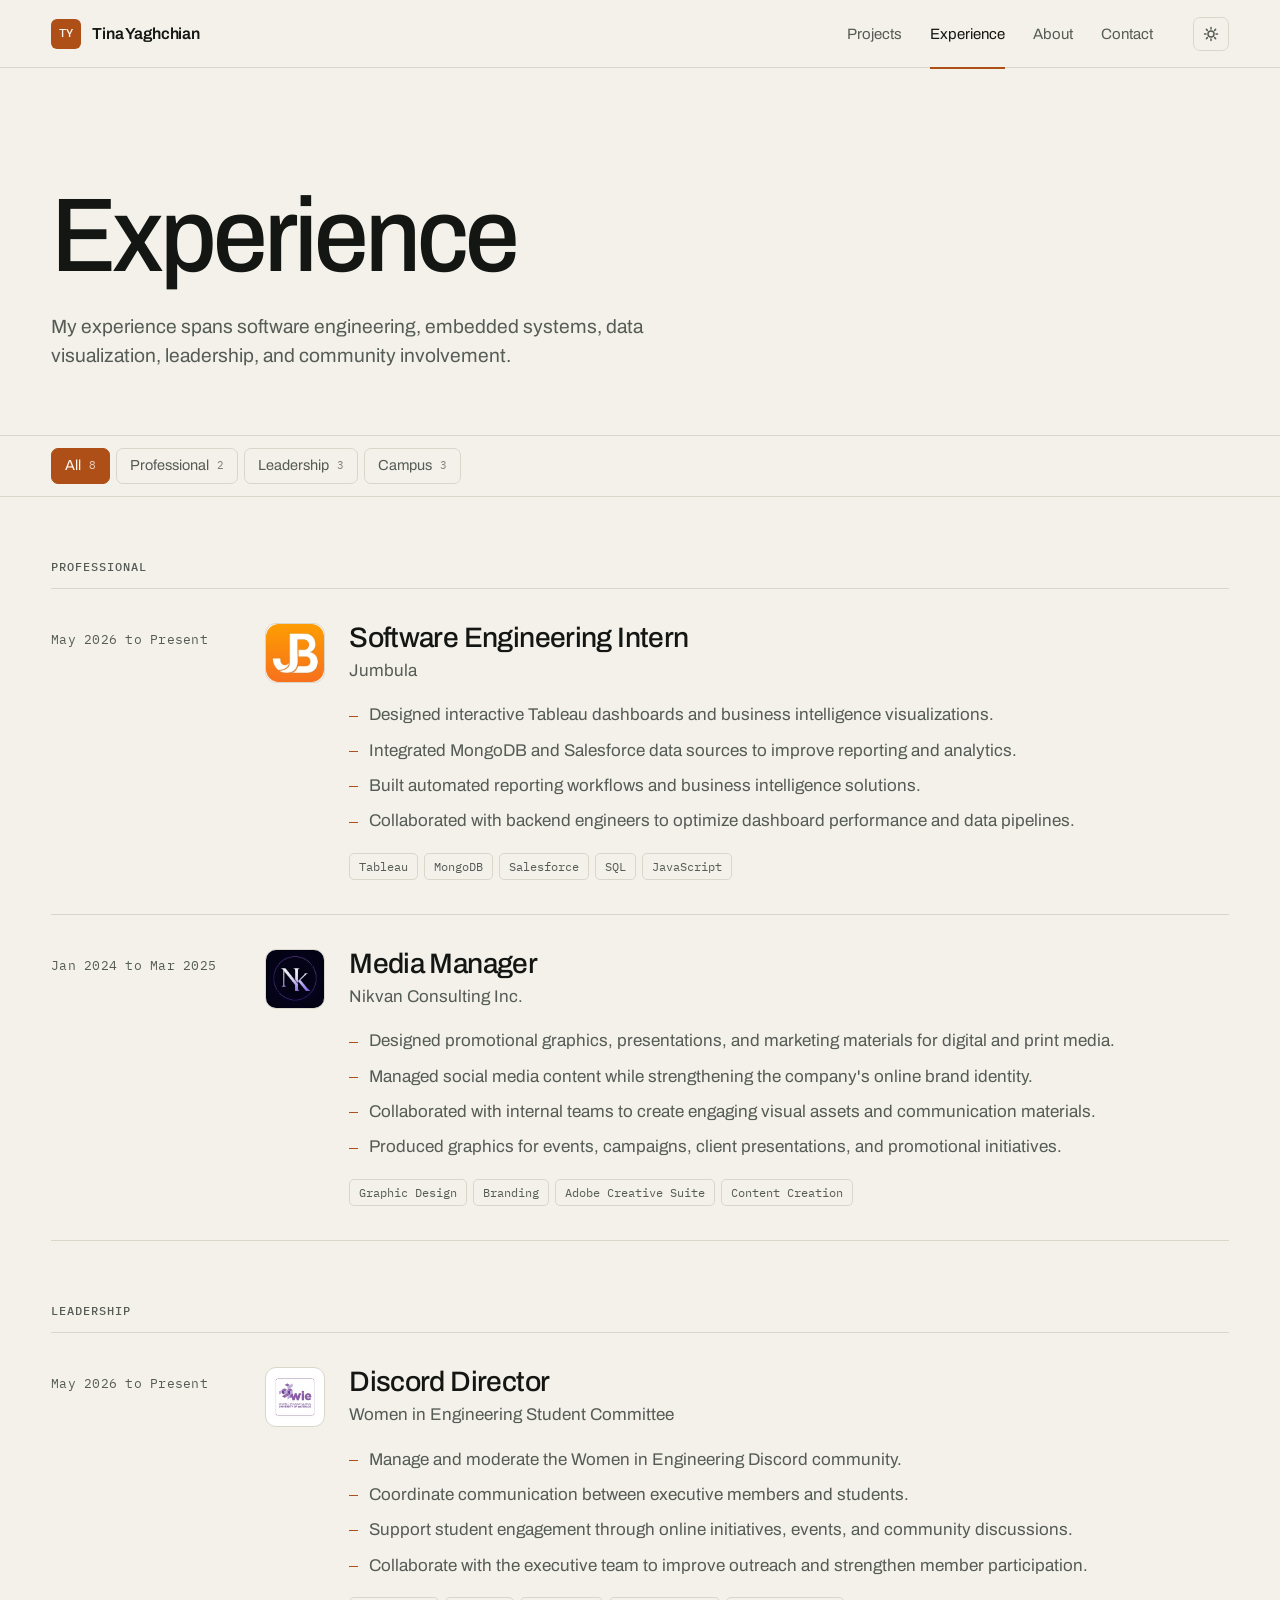
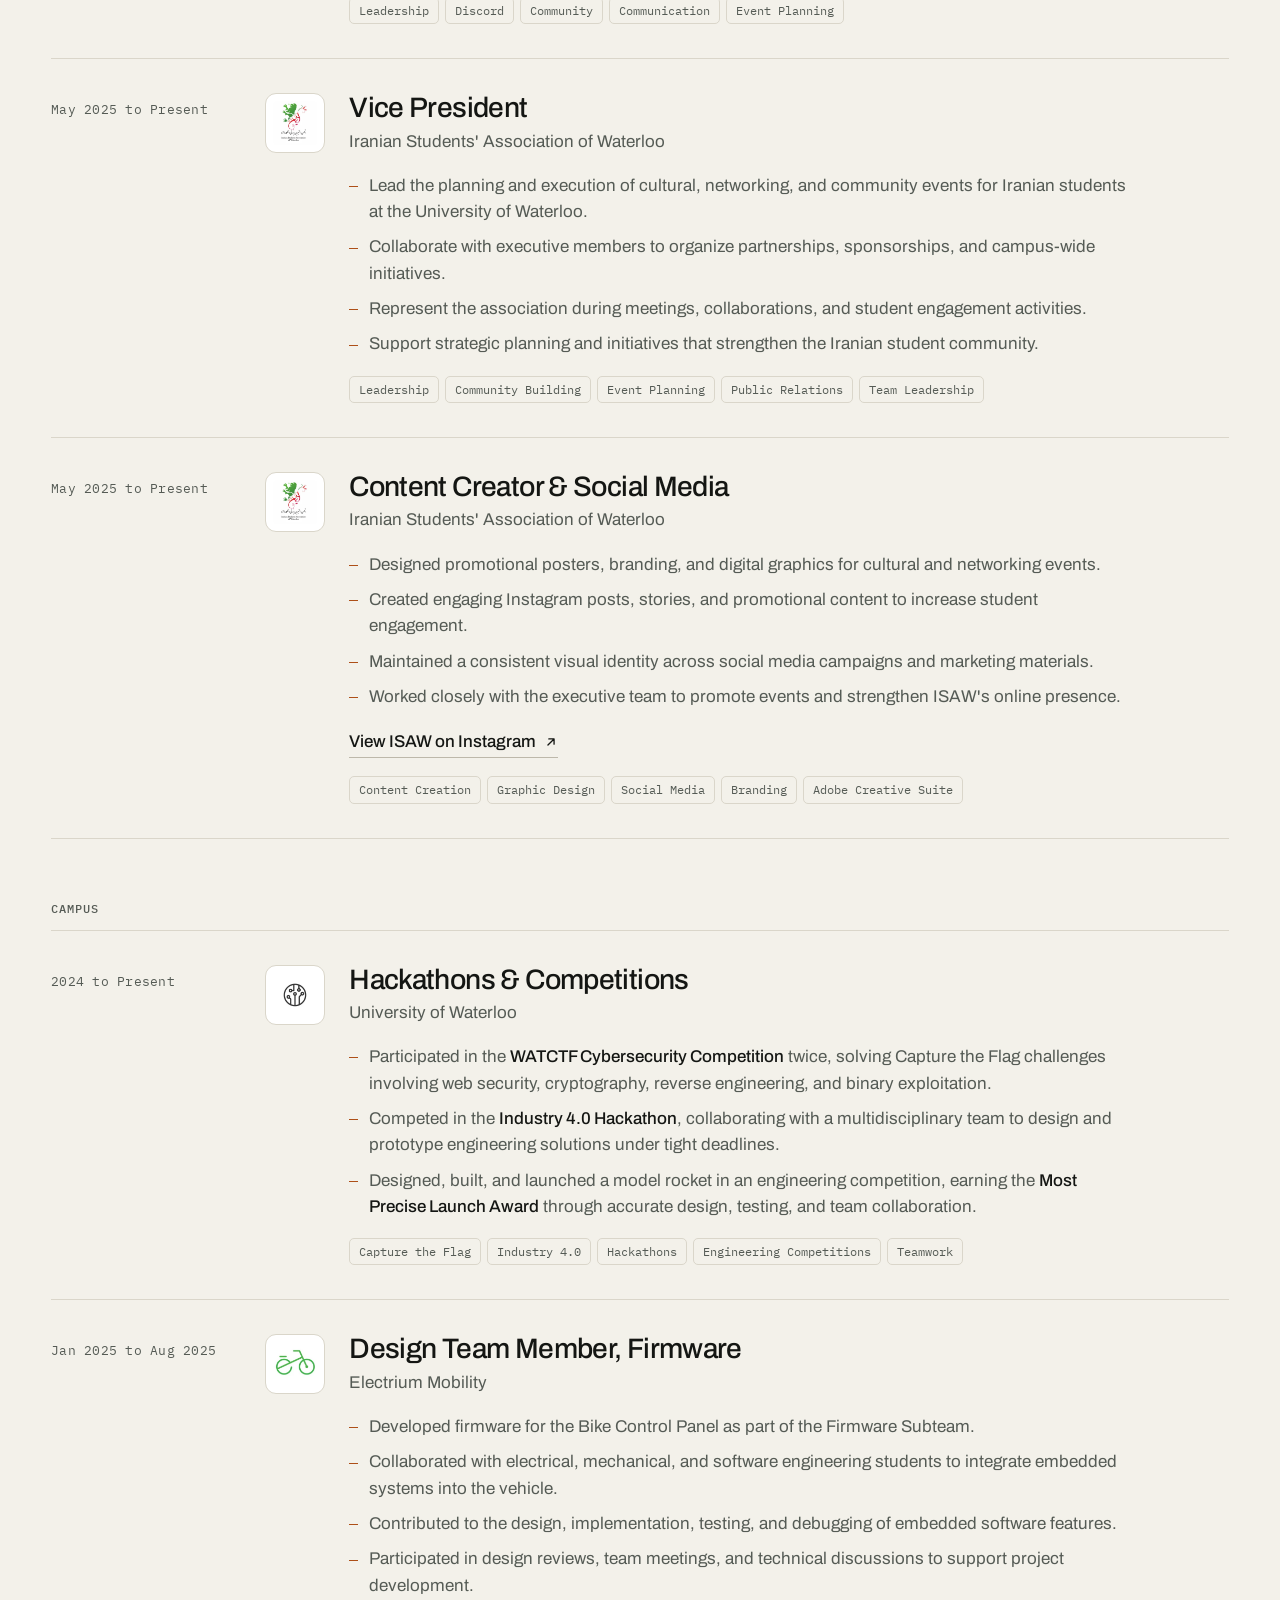
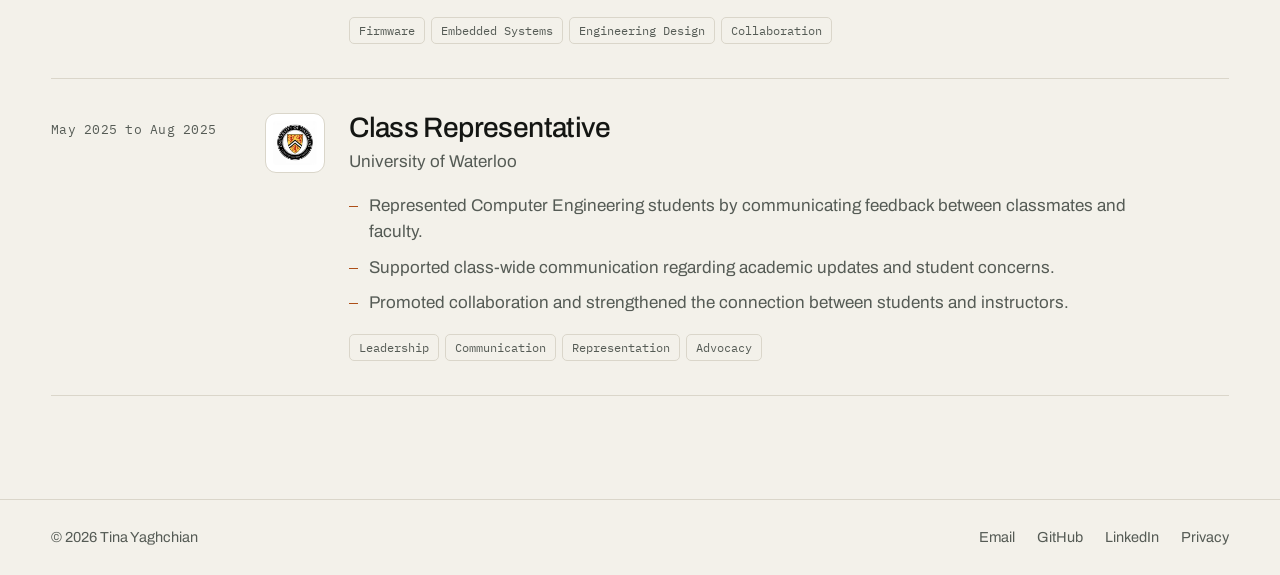
<file: experience.html>
<!DOCTYPE html>
<html lang="en">

<head>
    <!-- Google tag (gtag.js) -->
    <script async src="https://www.googletagmanager.com/gtag/js?id=G-CB9YDHK9V0"></script>
    <script>
        window.dataLayer = window.dataLayer || [];
        function gtag(){dataLayer.push(arguments);}
        gtag('js', new Date());
        gtag('config', 'G-CB9YDHK9V0');
    </script>

    <meta charset="UTF-8">
    <meta name="viewport" content="width=device-width, initial-scale=1">

    <title>Experience | Tina Yaghchian</title>
    <meta name="description" content="Tina Yaghchian's experience in software engineering, firmware design teams, leadership, and engineering competitions at the University of Waterloo.">
    <meta name="author" content="Tina Yaghchian">
    <link rel="canonical" href="https://tina-yaghchian.github.io/experience.html">
    <meta name="theme-color" content="#0b0d0c" media="(prefers-color-scheme: dark)">
    <meta name="theme-color" content="#f3f1ea" media="(prefers-color-scheme: light)">

    <meta property="og:type" content="website">
    <meta property="og:title" content="Experience | Tina Yaghchian">
    <meta property="og:description" content="Tina Yaghchian's experience in software engineering, firmware design teams, leadership, and engineering competitions at the University of Waterloo.">
    <meta property="og:url" content="https://tina-yaghchian.github.io/experience.html">
    <meta property="og:image" content="https://tina-yaghchian.github.io/images/og.jpg">
    <meta name="twitter:card" content="summary_large_image">

    <link rel="icon" href="favicon.ico" sizes="32x32">
    <link rel="icon" href="assets/favicon.svg" type="image/svg+xml">
    <link rel="apple-touch-icon" href="assets/apple-touch-icon.png">

    <script>
        (function () {
            var root = document.documentElement, saved = null;
            root.classList.add("js");
            try { saved = localStorage.getItem("theme"); } catch (e) {}
            root.dataset.theme = saved || (matchMedia("(prefers-color-scheme: light)").matches ? "light" : "dark");
        })();
    </script>

    <link rel="preconnect" href="https://fonts.googleapis.com">
    <link rel="preconnect" href="https://fonts.gstatic.com" crossorigin>
    <link rel="stylesheet" href="https://fonts.googleapis.com/css2?family=Archivo:wdth,wght@62..125,100..900&family=IBM+Plex+Mono:wght@400;500&display=swap">
    <link rel="stylesheet" href="css/styles.css?v=4de03bfc26">
    
</head>

<body>
    <a class="skip" href="#main">Skip to content</a>

    <header class="site-header">
        <div class="wrap header-inner">
            <a class="brand" href="index.html" aria-label="Tina Yaghchian, home">
                <span class="brand-mark" aria-hidden="true">TY</span>
                <span class="brand-name">Tina Yaghchian</span>
            </a>
            <nav class="nav-links" id="site-nav" aria-label="Main">
                <a href="projects.html">Projects</a>
                <a href="experience.html" aria-current="page">Experience</a>
                <a href="about.html">About</a>
                <a href="contact.html">Contact</a>
            </nav>
            <div class="header-tools">
                <button class="tool theme-toggle" type="button" aria-label="Switch light or dark theme"><svg class="icon sun" viewBox="0 0 16 16" fill="none" stroke="currentColor" stroke-width="1.5" stroke-linecap="round" stroke-linejoin="round" aria-hidden="true"><circle cx="8" cy="8" r="3"/><path d="M8 1.5v1.5M8 13v1.5M1.5 8H3M13 8h1.5M3.4 3.4l1 1M11.6 11.6l1 1M3.4 12.6l1-1M11.6 4.4l1-1"/></svg><svg class="icon moon" viewBox="0 0 16 16" fill="none" stroke="currentColor" stroke-width="1.5" stroke-linecap="round" stroke-linejoin="round" aria-hidden="true"><path d="M13.5 9.6A6 6 0 0 1 6.4 2.5a6 6 0 1 0 7.1 7.1Z"/></svg></button>
                <button class="tool menu-toggle" type="button" aria-label="Menu" aria-expanded="false" aria-controls="site-nav"><svg class="icon" viewBox="0 0 16 16" fill="none" stroke="currentColor" stroke-width="1.5" stroke-linecap="round" stroke-linejoin="round" aria-hidden="true"><path d="M2 5h12M2 11h12"/></svg></button>
            </div>
        </div>
    </header>

    <main id="main">
        <div class="wrap page-head">
            <h1>Experience</h1>
            <p class="lede">My experience spans software engineering, embedded systems, data visualization, leadership, and community involvement.</p>
        </div>

        <div class="filter-bar">
            <div class="wrap filters" data-filter-group role="group" aria-label="Filter experience">
                <button class="filter" type="button" data-value="all" aria-pressed="true">All <sup>8</sup></button>
                <button class="filter" type="button" data-value="professional" aria-pressed="false">Professional <sup>2</sup></button>
                <button class="filter" type="button" data-value="leadership" aria-pressed="false">Leadership <sup>3</sup></button>
                <button class="filter" type="button" data-value="campus" aria-pressed="false">Campus <sup>3</sup></button>
            </div>
        </div>

        <div class="wrap">
            <section class="group" data-filter-section>
                <h2 class="label group-title">Professional</h2>
                <article class="role" id="jumbula" data-cat="professional">
                    <span class="mono">May 2026 to Present</span>
                    <div class="logo-tile fill"><img src="images/web/Jumbula.webp" width="168" height="168" alt="Jumbula logo" loading="lazy" decoding="async"></div>
                    <div class="role-body">
                        <h2>Software Engineering Intern</h2>
                        <p class="org">Jumbula</p>
                        <ul class="ticks"><li>Designed interactive Tableau dashboards and business intelligence visualizations.</li><li>Integrated MongoDB and Salesforce data sources to improve reporting and analytics.</li><li>Built automated reporting workflows and business intelligence solutions.</li><li>Collaborated with backend engineers to optimize dashboard performance and data pipelines.</li></ul>
                        
                        <ul class="tags"><li>Tableau</li><li>MongoDB</li><li>Salesforce</li><li>SQL</li><li>JavaScript</li></ul>
                    </div>
                </article>
                <article class="role" id="nikvan" data-cat="professional">
                    <span class="mono">Jan 2024 to Mar 2025</span>
                    <div class="logo-tile fill"><img src="images/web/Nikvan.webp" width="168" height="168" alt="Nikvan Consulting Inc. logo" loading="lazy" decoding="async"></div>
                    <div class="role-body">
                        <h2>Media Manager</h2>
                        <p class="org">Nikvan Consulting Inc.</p>
                        <ul class="ticks"><li>Designed promotional graphics, presentations, and marketing materials for digital and print media.</li><li>Managed social media content while strengthening the company's online brand identity.</li><li>Collaborated with internal teams to create engaging visual assets and communication materials.</li><li>Produced graphics for events, campaigns, client presentations, and promotional initiatives.</li></ul>
                        
                        <ul class="tags"><li>Graphic Design</li><li>Branding</li><li>Adobe Creative Suite</li><li>Content Creation</li></ul>
                    </div>
                </article>
            </section>
            <section class="group" data-filter-section>
                <h2 class="label group-title">Leadership</h2>
                <article class="role" id="wie" data-cat="leadership">
                    <span class="mono">May 2026 to Present</span>
                    <div class="logo-tile"><img src="images/web/WIE.webp" width="168" height="168" alt="Women in Engineering Student Committee logo" loading="lazy" decoding="async"></div>
                    <div class="role-body">
                        <h2>Discord Director</h2>
                        <p class="org">Women in Engineering Student Committee</p>
                        <ul class="ticks"><li>Manage and moderate the Women in Engineering Discord community.</li><li>Coordinate communication between executive members and students.</li><li>Support student engagement through online initiatives, events, and community discussions.</li><li>Collaborate with the executive team to improve outreach and strengthen member participation.</li></ul>
                        
                        <ul class="tags"><li>Leadership</li><li>Discord</li><li>Community</li><li>Communication</li><li>Event Planning</li></ul>
                    </div>
                </article>
                <article class="role" id="isaw-vp" data-cat="leadership">
                    <span class="mono">May 2025 to Present</span>
                    <div class="logo-tile"><img src="images/web/ISAW.webp" width="168" height="168" alt="Iranian Students' Association of Waterloo logo" loading="lazy" decoding="async"></div>
                    <div class="role-body">
                        <h2>Vice President</h2>
                        <p class="org">Iranian Students' Association of Waterloo</p>
                        <ul class="ticks"><li>Lead the planning and execution of cultural, networking, and community events for Iranian students at the University of Waterloo.</li><li>Collaborate with executive members to organize partnerships, sponsorships, and campus-wide initiatives.</li><li>Represent the association during meetings, collaborations, and student engagement activities.</li><li>Support strategic planning and initiatives that strengthen the Iranian student community.</li></ul>
                        
                        <ul class="tags"><li>Leadership</li><li>Community Building</li><li>Event Planning</li><li>Public Relations</li><li>Team Leadership</li></ul>
                    </div>
                </article>
                <article class="role" id="isaw-content" data-cat="leadership">
                    <span class="mono">May 2025 to Present</span>
                    <div class="logo-tile"><img src="images/web/ISAW.webp" width="168" height="168" alt="Iranian Students' Association of Waterloo logo" loading="lazy" decoding="async"></div>
                    <div class="role-body">
                        <h2>Content Creator &amp; Social Media</h2>
                        <p class="org">Iranian Students' Association of Waterloo</p>
                        <ul class="ticks"><li>Designed promotional posters, branding, and digital graphics for cultural and networking events.</li><li>Created engaging Instagram posts, stories, and promotional content to increase student engagement.</li><li>Maintained a consistent visual identity across social media campaigns and marketing materials.</li><li>Worked closely with the executive team to promote events and strengthen ISAW's online presence.</li></ul>
                        <a class="text-link" href="https://www.instagram.com/isaw.ca/" target="_blank" rel="noopener noreferrer">View ISAW on Instagram <svg class="icon" viewBox="0 0 16 16" fill="none" stroke="currentColor" stroke-width="1.5" stroke-linecap="round" stroke-linejoin="round" aria-hidden="true"><path d="M4.5 11.5l7-7M5.5 4.5h6v6"/></svg></a>
                        <ul class="tags"><li>Content Creation</li><li>Graphic Design</li><li>Social Media</li><li>Branding</li><li>Adobe Creative Suite</li></ul>
                    </div>
                </article>
            </section>
            <section class="group" data-filter-section>
                <h2 class="label group-title">Campus</h2>
                <article class="role" id="hackathons" data-cat="campus">
                    <span class="mono">2024 to Present</span>
                    <div class="logo-tile"><img src="images/web/Hack.webp" width="168" height="168" alt="University of Waterloo logo" loading="lazy" decoding="async"></div>
                    <div class="role-body">
                        <h2>Hackathons &amp; Competitions</h2>
                        <p class="org">University of Waterloo</p>
                        <ul class="ticks"><li>Participated in the <strong>WATCTF Cybersecurity Competition</strong> twice, solving Capture the Flag challenges involving web security, cryptography, reverse engineering, and binary exploitation.</li><li>Competed in the <strong>Industry 4.0 Hackathon</strong>, collaborating with a multidisciplinary team to design and prototype engineering solutions under tight deadlines.</li><li>Designed, built, and launched a model rocket in an engineering competition, earning the <strong>Most Precise Launch Award</strong> through accurate design, testing, and team collaboration.</li></ul>
                        
                        <ul class="tags"><li>Capture the Flag</li><li>Industry 4.0</li><li>Hackathons</li><li>Engineering Competitions</li><li>Teamwork</li></ul>
                    </div>
                </article>
                <article class="role" id="electrium" data-cat="campus">
                    <span class="mono">Jan 2025 to Aug 2025</span>
                    <div class="logo-tile"><img src="images/web/Electrium_Mobility.webp" width="168" height="168" alt="Electrium Mobility logo" loading="lazy" decoding="async"></div>
                    <div class="role-body">
                        <h2>Design Team Member, Firmware</h2>
                        <p class="org">Electrium Mobility</p>
                        <ul class="ticks"><li>Developed firmware for the Bike Control Panel as part of the Firmware Subteam.</li><li>Collaborated with electrical, mechanical, and software engineering students to integrate embedded systems into the vehicle.</li><li>Contributed to the design, implementation, testing, and debugging of embedded software features.</li><li>Participated in design reviews, team meetings, and technical discussions to support project development.</li></ul>
                        
                        <ul class="tags"><li>Firmware</li><li>Embedded Systems</li><li>Engineering Design</li><li>Collaboration</li></ul>
                    </div>
                </article>
                <article class="role" id="class-rep" data-cat="campus">
                    <span class="mono">May 2025 to Aug 2025</span>
                    <div class="logo-tile"><img src="images/web/Waterloo.webp" width="168" height="168" alt="University of Waterloo logo" loading="lazy" decoding="async"></div>
                    <div class="role-body">
                        <h2>Class Representative</h2>
                        <p class="org">University of Waterloo</p>
                        <ul class="ticks"><li>Represented Computer Engineering students by communicating feedback between classmates and faculty.</li><li>Supported class-wide communication regarding academic updates and student concerns.</li><li>Promoted collaboration and strengthened the connection between students and instructors.</li></ul>
                        
                        <ul class="tags"><li>Leadership</li><li>Communication</li><li>Representation</li><li>Advocacy</li></ul>
                    </div>
                </article>
            </section>
        </div>
    </main>

    <footer class="site-footer">
        <div class="wrap footer-inner">
            <span>&copy; <span data-year>2026</span> Tina Yaghchian</span>
            <div class="footer-links">
                <a href="mailto:tyaghchi@uwaterloo.ca">Email</a>
                <a href="https://github.com/tina-yaghchian" target="_blank" rel="noopener noreferrer">GitHub</a>
                <a href="https://linkedin.com/in/tina-yaghchian" target="_blank" rel="noopener noreferrer">LinkedIn</a>
                <a href="privacy.html">Privacy</a>
            </div>
        </div>
    </footer>

    <script src="js/main.js?v=9c14086ad6"></script>
</body>

</html>
</file>
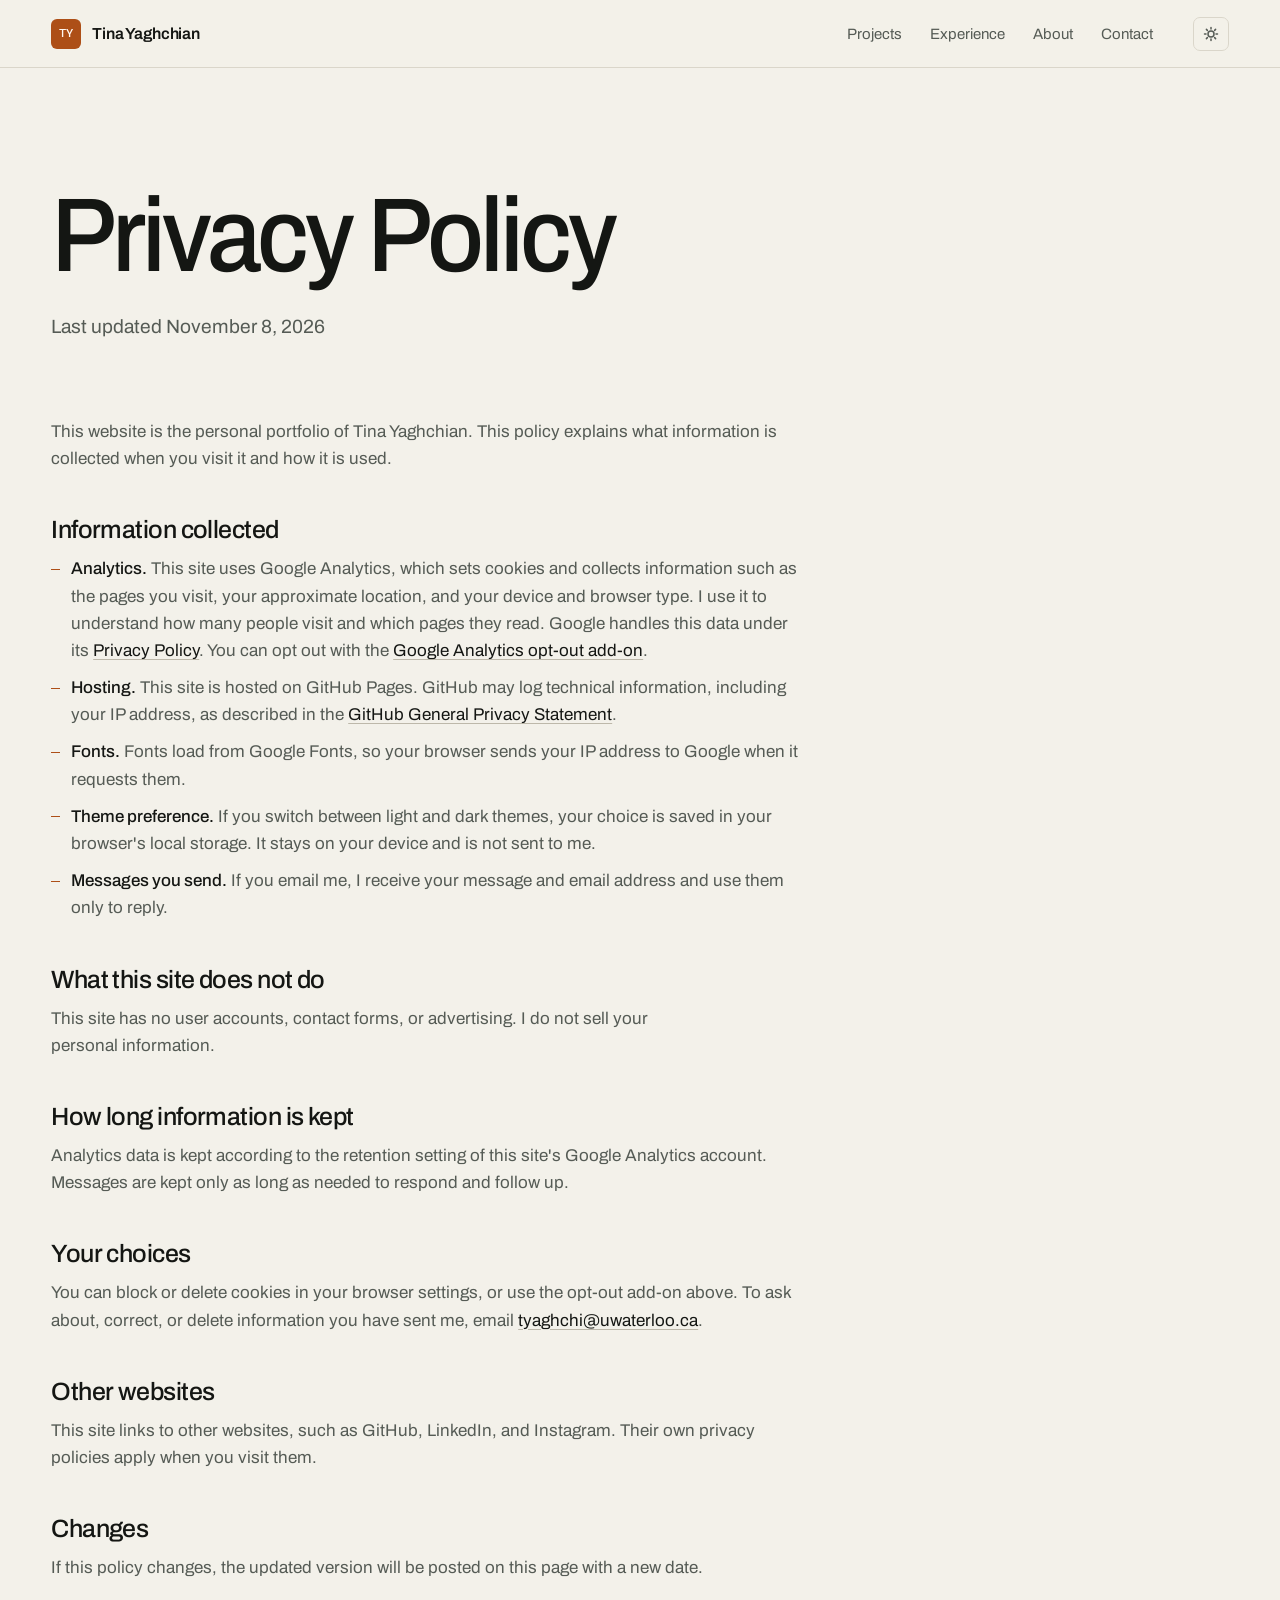
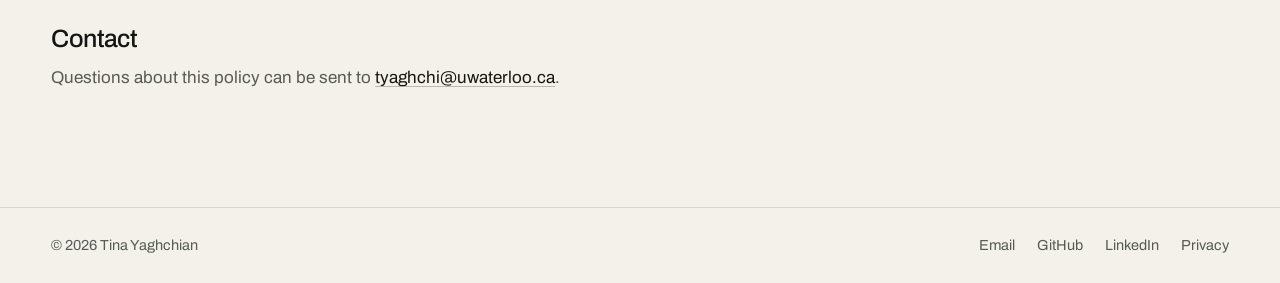
<file: privacy.html>
<!DOCTYPE html>
<html lang="en">

<head>
    <!-- Google tag (gtag.js) -->
    <script async src="https://www.googletagmanager.com/gtag/js?id=G-CB9YDHK9V0"></script>
    <script>
        window.dataLayer = window.dataLayer || [];
        function gtag(){dataLayer.push(arguments);}
        gtag('js', new Date());
        gtag('config', 'G-CB9YDHK9V0');
    </script>

    <meta charset="UTF-8">
    <meta name="viewport" content="width=device-width, initial-scale=1">

    <title>Privacy Policy | Tina Yaghchian</title>
    <meta name="description" content="How Tina Yaghchian's portfolio website collects and uses information, including Google Analytics.">
    <meta name="author" content="Tina Yaghchian">
    <link rel="canonical" href="https://tina-yaghchian.github.io/privacy.html">
    <meta name="theme-color" content="#0b0d0c" media="(prefers-color-scheme: dark)">
    <meta name="theme-color" content="#f3f1ea" media="(prefers-color-scheme: light)">

    <meta property="og:type" content="website">
    <meta property="og:title" content="Privacy Policy | Tina Yaghchian">
    <meta property="og:description" content="How Tina Yaghchian's portfolio website collects and uses information, including Google Analytics.">
    <meta property="og:url" content="https://tina-yaghchian.github.io/privacy.html">
    <meta property="og:image" content="https://tina-yaghchian.github.io/images/og.jpg">
    <meta name="twitter:card" content="summary_large_image">

    <link rel="icon" href="favicon.ico" sizes="32x32">
    <link rel="icon" href="assets/favicon.svg" type="image/svg+xml">
    <link rel="apple-touch-icon" href="assets/apple-touch-icon.png">

    <script>
        (function () {
            var root = document.documentElement, saved = null;
            root.classList.add("js");
            try { saved = localStorage.getItem("theme"); } catch (e) {}
            root.dataset.theme = saved || (matchMedia("(prefers-color-scheme: light)").matches ? "light" : "dark");
        })();
    </script>

    <link rel="preconnect" href="https://fonts.googleapis.com">
    <link rel="preconnect" href="https://fonts.gstatic.com" crossorigin>
    <link rel="stylesheet" href="https://fonts.googleapis.com/css2?family=Archivo:wdth,wght@62..125,100..900&family=IBM+Plex+Mono:wght@400;500&display=swap">
    <link rel="stylesheet" href="css/styles.css?v=4de03bfc26">
    
</head>

<body>
    <a class="skip" href="#main">Skip to content</a>

    <header class="site-header">
        <div class="wrap header-inner">
            <a class="brand" href="index.html" aria-label="Tina Yaghchian, home">
                <span class="brand-mark" aria-hidden="true">TY</span>
                <span class="brand-name">Tina Yaghchian</span>
            </a>
            <nav class="nav-links" id="site-nav" aria-label="Main">
                <a href="projects.html">Projects</a>
                <a href="experience.html">Experience</a>
                <a href="about.html">About</a>
                <a href="contact.html">Contact</a>
            </nav>
            <div class="header-tools">
                <button class="tool theme-toggle" type="button" aria-label="Switch light or dark theme"><svg class="icon sun" viewBox="0 0 16 16" fill="none" stroke="currentColor" stroke-width="1.5" stroke-linecap="round" stroke-linejoin="round" aria-hidden="true"><circle cx="8" cy="8" r="3"/><path d="M8 1.5v1.5M8 13v1.5M1.5 8H3M13 8h1.5M3.4 3.4l1 1M11.6 11.6l1 1M3.4 12.6l1-1M11.6 4.4l1-1"/></svg><svg class="icon moon" viewBox="0 0 16 16" fill="none" stroke="currentColor" stroke-width="1.5" stroke-linecap="round" stroke-linejoin="round" aria-hidden="true"><path d="M13.5 9.6A6 6 0 0 1 6.4 2.5a6 6 0 1 0 7.1 7.1Z"/></svg></button>
                <button class="tool menu-toggle" type="button" aria-label="Menu" aria-expanded="false" aria-controls="site-nav"><svg class="icon" viewBox="0 0 16 16" fill="none" stroke="currentColor" stroke-width="1.5" stroke-linecap="round" stroke-linejoin="round" aria-hidden="true"><path d="M2 5h12M2 11h12"/></svg></button>
            </div>
        </div>
    </header>

    <main id="main">
        <div class="wrap page-head">
            <h1>Privacy Policy</h1>
            <p class="lede">Last updated November 8, 2026</p>
        </div>

        <div class="wrap">
            <div class="legal">
                <p>This website is the personal portfolio of Tina Yaghchian. This policy explains what information is collected when you visit it and how it is used.</p>

                <h2>Information collected</h2>
                <ul>
                    <li><strong>Analytics.</strong> This site uses Google Analytics, which sets cookies and collects information such as the pages you visit, your approximate location, and your device and browser type. I use it to understand how many people visit and which pages they read. Google handles this data under its <a href="https://policies.google.com/privacy" target="_blank" rel="noopener noreferrer">Privacy Policy</a>. You can opt out with the <a href="https://tools.google.com/dlpage/gaoptout" target="_blank" rel="noopener noreferrer">Google Analytics opt-out add-on</a>.</li>
                    <li><strong>Hosting.</strong> This site is hosted on GitHub Pages. GitHub may log technical information, including your IP address, as described in the <a href="https://docs.github.com/en/site-policy/privacy-policies/github-general-privacy-statement" target="_blank" rel="noopener noreferrer">GitHub General Privacy Statement</a>.</li>
                    <li><strong>Fonts.</strong> Fonts load from Google Fonts, so your browser sends your IP address to Google when it requests them.</li>
                    <li><strong>Theme preference.</strong> If you switch between light and dark themes, your choice is saved in your browser's local storage. It stays on your device and is not sent to me.</li>
                    <li><strong>Messages you send.</strong> If you email me, I receive your message and email address and use them only to reply.</li>
                </ul>

                <h2>What this site does not do</h2>
                <p>This site has no user accounts, contact forms, or advertising. I do not sell your personal information.</p>

                <h2>How long information is kept</h2>
                <p>Analytics data is kept according to the retention setting of this site's Google Analytics account. Messages are kept only as long as needed to respond and follow up.</p>

                <h2>Your choices</h2>
                <p>You can block or delete cookies in your browser settings, or use the opt-out add-on above. To ask about, correct, or delete information you have sent me, email <a href="mailto:tyaghchi@uwaterloo.ca">tyaghchi@uwaterloo.ca</a>.</p>

                <h2>Other websites</h2>
                <p>This site links to other websites, such as GitHub, LinkedIn, and Instagram. Their own privacy policies apply when you visit them.</p>

                <h2>Changes</h2>
                <p>If this policy changes, the updated version will be posted on this page with a new date.</p>

                <h2>Contact</h2>
                <p>Questions about this policy can be sent to <a href="mailto:tyaghchi@uwaterloo.ca">tyaghchi@uwaterloo.ca</a>.</p>
            </div>
        </div>
    </main>

    <footer class="site-footer">
        <div class="wrap footer-inner">
            <span>&copy; <span data-year>2026</span> Tina Yaghchian</span>
            <div class="footer-links">
                <a href="mailto:tyaghchi@uwaterloo.ca">Email</a>
                <a href="https://github.com/tina-yaghchian" target="_blank" rel="noopener noreferrer">GitHub</a>
                <a href="https://linkedin.com/in/tina-yaghchian" target="_blank" rel="noopener noreferrer">LinkedIn</a>
                <a href="privacy.html">Privacy</a>
            </div>
        </div>
    </footer>

    <script src="js/main.js?v=9c14086ad6"></script>
</body>

</html>
</file>
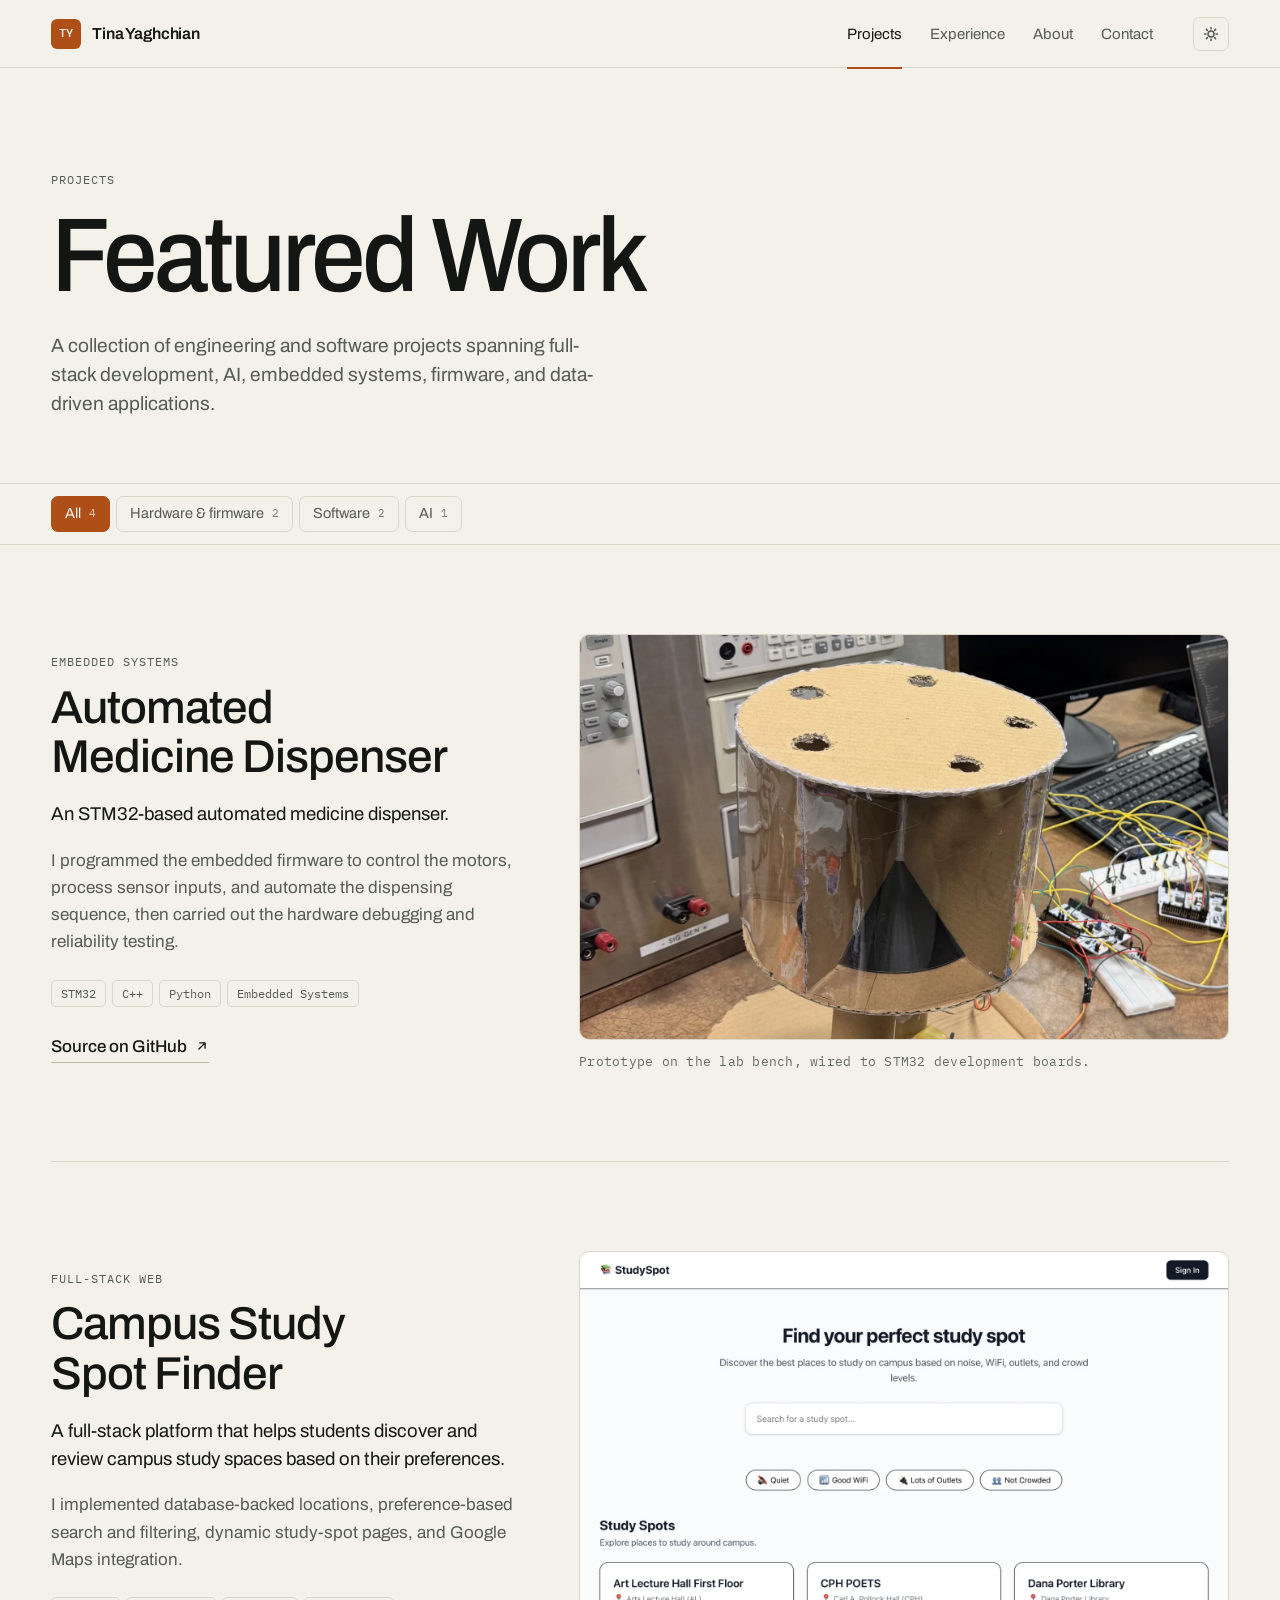
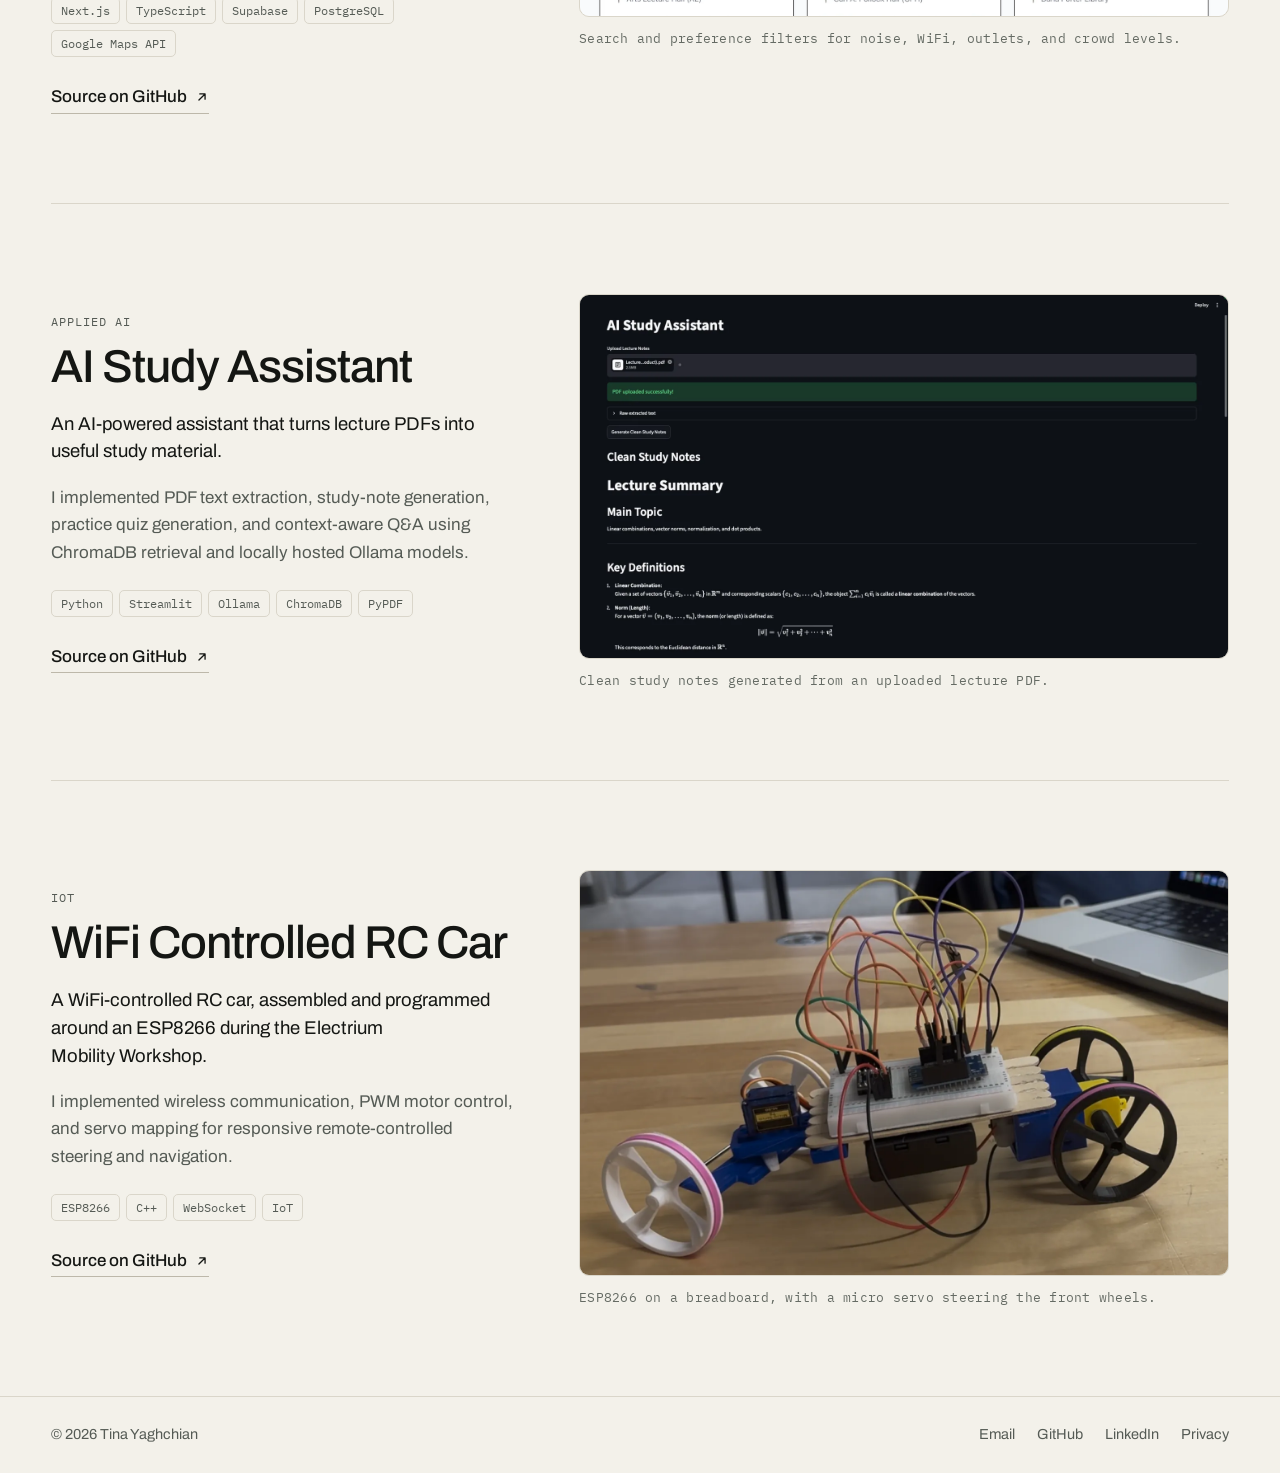
<file: projects.html>
<!DOCTYPE html>
<html lang="en">

<head>
    <!-- Google tag (gtag.js) -->
    <script async src="https://www.googletagmanager.com/gtag/js?id=G-CB9YDHK9V0"></script>
    <script>
        window.dataLayer = window.dataLayer || [];
        function gtag(){dataLayer.push(arguments);}
        gtag('js', new Date());
        gtag('config', 'G-CB9YDHK9V0');
    </script>

    <meta charset="UTF-8">
    <meta name="viewport" content="width=device-width, initial-scale=1">

    <title>Projects | Tina Yaghchian</title>
    <meta name="description" content="Embedded, full-stack, and AI projects by Tina Yaghchian, including an STM32 medicine dispenser.">
    <meta name="author" content="Tina Yaghchian">
    <link rel="canonical" href="https://tina-yaghchian.github.io/projects.html">
    <meta name="theme-color" content="#0b0d0c" media="(prefers-color-scheme: dark)">
    <meta name="theme-color" content="#f3f1ea" media="(prefers-color-scheme: light)">

    <meta property="og:type" content="website">
    <meta property="og:title" content="Projects | Tina Yaghchian">
    <meta property="og:description" content="Embedded, full-stack, and AI projects by Tina Yaghchian, including an STM32 medicine dispenser.">
    <meta property="og:url" content="https://tina-yaghchian.github.io/projects.html">
    <meta property="og:image" content="https://tina-yaghchian.github.io/images/og.jpg">
    <meta name="twitter:card" content="summary_large_image">

    <link rel="icon" href="favicon.ico" sizes="32x32">
    <link rel="icon" href="assets/favicon.svg" type="image/svg+xml">
    <link rel="apple-touch-icon" href="assets/apple-touch-icon.png">

    <script>
        (function () {
            var root = document.documentElement, saved = null;
            root.classList.add("js");
            try { saved = localStorage.getItem("theme"); } catch (e) {}
            root.dataset.theme = saved || (matchMedia("(prefers-color-scheme: light)").matches ? "light" : "dark");
        })();
    </script>

    <link rel="preconnect" href="https://fonts.googleapis.com">
    <link rel="preconnect" href="https://fonts.gstatic.com" crossorigin>
    <link rel="stylesheet" href="https://fonts.googleapis.com/css2?family=Archivo:wdth,wght@62..125,100..900&family=IBM+Plex+Mono:wght@400;500&display=swap">
    <link rel="stylesheet" href="css/styles.css?v=4de03bfc26">
    
</head>

<body>
    <a class="skip" href="#main">Skip to content</a>

    <header class="site-header">
        <div class="wrap header-inner">
            <a class="brand" href="index.html" aria-label="Tina Yaghchian, home">
                <span class="brand-mark" aria-hidden="true">TY</span>
                <span class="brand-name">Tina Yaghchian</span>
            </a>
            <nav class="nav-links" id="site-nav" aria-label="Main">
                <a href="projects.html" aria-current="page">Projects</a>
                <a href="experience.html">Experience</a>
                <a href="about.html">About</a>
                <a href="contact.html">Contact</a>
            </nav>
            <div class="header-tools">
                <button class="tool theme-toggle" type="button" aria-label="Switch light or dark theme"><svg class="icon sun" viewBox="0 0 16 16" fill="none" stroke="currentColor" stroke-width="1.5" stroke-linecap="round" stroke-linejoin="round" aria-hidden="true"><circle cx="8" cy="8" r="3"/><path d="M8 1.5v1.5M8 13v1.5M1.5 8H3M13 8h1.5M3.4 3.4l1 1M11.6 11.6l1 1M3.4 12.6l1-1M11.6 4.4l1-1"/></svg><svg class="icon moon" viewBox="0 0 16 16" fill="none" stroke="currentColor" stroke-width="1.5" stroke-linecap="round" stroke-linejoin="round" aria-hidden="true"><path d="M13.5 9.6A6 6 0 0 1 6.4 2.5a6 6 0 1 0 7.1 7.1Z"/></svg></button>
                <button class="tool menu-toggle" type="button" aria-label="Menu" aria-expanded="false" aria-controls="site-nav"><svg class="icon" viewBox="0 0 16 16" fill="none" stroke="currentColor" stroke-width="1.5" stroke-linecap="round" stroke-linejoin="round" aria-hidden="true"><path d="M2 5h12M2 11h12"/></svg></button>
            </div>
        </div>
    </header>

    <main id="main">
        <div class="wrap page-head">
            <p class="label">Projects</p>
            <h1>Featured Work</h1>
            <p class="lede">A collection of engineering and software projects spanning full-stack development, AI, embedded systems, firmware, and data-driven applications.</p>
        </div>

        <div class="filter-bar">
            <div class="wrap filters" data-filter-group role="group" aria-label="Filter projects">
                <button class="filter" type="button" data-value="all" aria-pressed="true">All <sup>4</sup></button>
                <button class="filter" type="button" data-value="hardware" aria-pressed="false">Hardware &amp; firmware <sup>2</sup></button>
                <button class="filter" type="button" data-value="software" aria-pressed="false">Software <sup>2</sup></button>
                <button class="filter" type="button" data-value="ai" aria-pressed="false">AI <sup>1</sup></button>
            </div>
        </div>

        <div class="wrap">
            <article class="case" id="medicine-dispenser" data-cat="hardware">
                <div class="case-copy">
                    <p class="label">Embedded systems</p>
                    <h2>Automated Medicine Dispenser</h2>
                    <p class="summary">An STM32-based automated medicine dispenser.</p>
                    <p>I programmed the embedded firmware to control the motors, process sensor inputs, and automate the dispensing sequence, then carried out the hardware debugging and reliability testing.</p>
                    <ul class="tags"><li>STM32</li><li>C++</li><li>Python</li><li>Embedded Systems</li></ul>
                    <a class="text-link" href="https://github.com/tina-yaghchian/medicine-dispenser" target="_blank" rel="noopener noreferrer">Source on GitHub <svg class="icon" viewBox="0 0 16 16" fill="none" stroke="currentColor" stroke-width="1.5" stroke-linecap="round" stroke-linejoin="round" aria-hidden="true"><path d="M4.5 11.5l7-7M5.5 4.5h6v6"/></svg></a>
                </div>
                <figure>
                    <div class="frame">
                        <img src="images/web/medicine.webp" width="1600" height="1000" alt="Dispenser prototype on a lab bench, wired to STM32 boards, with a bench multimeter behind it" fetchpriority="high" decoding="async">
                    </div>
                    <figcaption class="mono">Prototype on the lab bench, wired to STM32 development boards.</figcaption>
                </figure>
            </article>
            <article class="case" id="study-spot" data-cat="software">
                <div class="case-copy">
                    <p class="label">Full-stack web</p>
                    <h2>Campus Study Spot Finder</h2>
                    <p class="summary">A full-stack platform that helps students discover and review campus study spaces based on their preferences.</p>
                    <p>I implemented database-backed locations, preference-based search and filtering, dynamic study-spot pages, and Google Maps integration.</p>
                    <ul class="tags"><li>Next.js</li><li>TypeScript</li><li>Supabase</li><li>PostgreSQL</li><li>Google Maps API</li></ul>
                    <a class="text-link" href="https://github.com/tina-yaghchian/study-spot-finder" target="_blank" rel="noopener noreferrer">Source on GitHub <svg class="icon" viewBox="0 0 16 16" fill="none" stroke="currentColor" stroke-width="1.5" stroke-linecap="round" stroke-linejoin="round" aria-hidden="true"><path d="M4.5 11.5l7-7M5.5 4.5h6v6"/></svg></a>
                </div>
                <figure>
                    <div class="frame shot">
                        <img src="images/web/study-spot.webp" width="1600" height="922" alt="StudySpot home page with a search box, preference filters, and a list of campus study spots" loading="lazy" decoding="async">
                    </div>
                    <figcaption class="mono">Search and preference filters for noise, WiFi, outlets, and crowd levels.</figcaption>
                </figure>
            </article>
            <article class="case" id="ai-study-assistant" data-cat="software ai">
                <div class="case-copy">
                    <p class="label">Applied AI</p>
                    <h2>AI Study Assistant</h2>
                    <p class="summary">An AI-powered assistant that turns lecture PDFs into useful study material.</p>
                    <p>I implemented PDF text extraction, study-note generation, practice quiz generation, and context-aware Q&amp;A using ChromaDB retrieval and locally hosted Ollama models.</p>
                    <ul class="tags"><li>Python</li><li>Streamlit</li><li>Ollama</li><li>ChromaDB</li><li>PyPDF</li></ul>
                    <a class="text-link" href="https://github.com/tina-yaghchian/ai-study-assistant" target="_blank" rel="noopener noreferrer">Source on GitHub <svg class="icon" viewBox="0 0 16 16" fill="none" stroke="currentColor" stroke-width="1.5" stroke-linecap="round" stroke-linejoin="round" aria-hidden="true"><path d="M4.5 11.5l7-7M5.5 4.5h6v6"/></svg></a>
                </div>
                <figure>
                    <div class="frame shot">
                        <img src="images/web/ai-study-assistant.webp" width="1600" height="900" alt="AI Study Assistant app showing clean study notes generated from an uploaded lecture PDF" loading="lazy" decoding="async">
                    </div>
                    <figcaption class="mono">Clean study notes generated from an uploaded lecture PDF.</figcaption>
                </figure>
            </article>
            <article class="case" id="rc-car" data-cat="hardware">
                <div class="case-copy">
                    <p class="label">IoT</p>
                    <h2>WiFi Controlled RC Car</h2>
                    <p class="summary">A WiFi-controlled RC car, assembled and programmed around an ESP8266 during the Electrium Mobility Workshop.</p>
                    <p>I implemented wireless communication, PWM motor control, and servo mapping for responsive remote-controlled steering and navigation.</p>
                    <ul class="tags"><li>ESP8266</li><li>C++</li><li>WebSocket</li><li>IoT</li></ul>
                    <a class="text-link" href="https://github.com/tina-yaghchian/rc-car-wifi-control" target="_blank" rel="noopener noreferrer">Source on GitHub <svg class="icon" viewBox="0 0 16 16" fill="none" stroke="currentColor" stroke-width="1.5" stroke-linecap="round" stroke-linejoin="round" aria-hidden="true"><path d="M4.5 11.5l7-7M5.5 4.5h6v6"/></svg></a>
                </div>
                <figure>
                    <div class="frame">
                        <img src="images/web/rc-car.webp" width="1600" height="980" alt="Small RC car with a breadboard, ESP8266 module, jumper wires, and a micro servo for steering" loading="lazy" decoding="async">
                    </div>
                    <figcaption class="mono">ESP8266 on a breadboard, with a micro servo steering the front wheels.</figcaption>
                </figure>
            </article>
        </div>
    </main>

    <footer class="site-footer">
        <div class="wrap footer-inner">
            <span>&copy; <span data-year>2026</span> Tina Yaghchian</span>
            <div class="footer-links">
                <a href="mailto:tyaghchi@uwaterloo.ca">Email</a>
                <a href="https://github.com/tina-yaghchian" target="_blank" rel="noopener noreferrer">GitHub</a>
                <a href="https://linkedin.com/in/tina-yaghchian" target="_blank" rel="noopener noreferrer">LinkedIn</a>
                <a href="privacy.html">Privacy</a>
            </div>
        </div>
    </footer>

    <script src="js/main.js?v=9c14086ad6"></script>
</body>

</html>
</file>
<file: css/styles.css>
/* ==========================================================================
   Tina Yaghchian portfolio
   Datasheet-inspired design system: graphite + paper themes, one copper accent.
   ========================================================================== */

/* Tokens ------------------------------------------------------------------ */

:root {
    color-scheme: dark;

    --bg: #0b0d0c;
    --surface: #121513;
    --surface-2: #181c1a;
    --line: #242926;
    --line-strong: #39403c;
    --ink: #eef0ea;
    --muted: #a0a8a2;
    --faint: #828b85;
    --accent: #e9975f;
    --accent-ink: #1a0f07;
    --pass: #7dd8a5;
    --trace: rgba(233, 151, 95, .2);
    --pad: rgba(233, 151, 95, .42);
    --silk: rgba(238, 240, 234, .3);
    --shadow: 0 24px 70px rgba(0, 0, 0, .5);

    --sans: "Archivo", ui-sans-serif, system-ui, -apple-system, "Segoe UI", sans-serif;
    --mono: "IBM Plex Mono", ui-monospace, SFMono-Regular, Menlo, monospace;

    --gutter: clamp(20px, 4vw, 56px);
    --max: 1360px;
    --header: 68px;
    --ease: cubic-bezier(.2, .7, .2, 1);
}

:root[data-theme="light"] {
    color-scheme: light;

    --bg: #f3f1ea;
    --surface: #faf9f4;
    --surface-2: #ebe8df;
    --line: #dad6ca;
    --line-strong: #bdb8aa;
    --ink: #141613;
    --muted: #555b55;
    --faint: #656b64;
    --accent: #ad4f17;
    --accent-ink: #fff8f2;
    --pass: #1c7a4b;
    --trace: rgba(173, 79, 23, .2);
    --pad: rgba(173, 79, 23, .42);
    --silk: rgba(20, 22, 19, .36);
    --shadow: 0 24px 70px rgba(50, 40, 20, .16);
}

/* Base -------------------------------------------------------------------- */

*, *::before, *::after { box-sizing: border-box; }
* { margin: 0; }

html {
    scroll-behavior: smooth;
    scroll-padding-top: calc(var(--header) + 24px);
    -webkit-text-size-adjust: 100%;
}

body {
    min-height: 100dvh;
    display: flex;
    flex-direction: column;
    background: var(--bg);
    color: var(--ink);
    font-family: var(--sans);
    font-size: 17px;
    line-height: 1.6;
    -webkit-font-smoothing: antialiased;
    text-rendering: optimizeLegibility;
    overflow-x: clip;
}

main { flex: 1; }
img, svg { display: block; max-width: 100%; }
img { height: auto; }
a { color: inherit; text-decoration: none; }
button { font: inherit; color: inherit; background: none; border: 0; cursor: pointer; }
ul { list-style: none; padding: 0; }
h1, h2, h3 { font-weight: 500; line-height: 1.08; letter-spacing: -.022em; text-wrap: balance; }
p { text-wrap: pretty; }

::selection { background: var(--accent); color: var(--accent-ink); }

:focus-visible {
    outline: 2px solid var(--accent);
    outline-offset: 3px;
    border-radius: 3px;
}

.wrap {
    width: 100%;
    max-width: var(--max);
    margin-inline: auto;
    padding-inline: var(--gutter);
}

.mono {
    font-family: var(--mono);
    font-size: 12.5px;
    line-height: 1.5;
    letter-spacing: .02em;
}

.label {
    font-family: var(--mono);
    font-size: 12px;
    letter-spacing: .08em;
    text-transform: uppercase;
    color: var(--muted);
}

.skip {
    position: fixed;
    top: 10px;
    left: 10px;
    z-index: 200;
    padding: 10px 16px;
    background: var(--accent);
    color: var(--accent-ink);
    border-radius: 6px;
    transform: translateY(-200%);
}
.skip:focus { transform: none; }

.icon { width: 16px; height: 16px; flex: none; }

/* Page transitions ---------------------------------------------------------- */

@view-transition { navigation: auto; }
.site-header { view-transition-name: site-header; }
::view-transition-old(root), ::view-transition-new(root) { animation-duration: .22s; }

/* Header ------------------------------------------------------------------- */

.site-header {
    position: sticky;
    top: 0;
    z-index: 50;
    height: var(--header);
    background: color-mix(in srgb, var(--bg) 82%, transparent);
    backdrop-filter: blur(14px) saturate(1.3);
    -webkit-backdrop-filter: blur(14px) saturate(1.3);
    border-bottom: 1px solid var(--line);
}

.header-inner {
    height: 100%;
    display: flex;
    align-items: center;
    gap: 28px;
}

.brand {
    display: inline-flex;
    align-items: center;
    gap: 11px;
    font-weight: 600;
    font-size: 16px;
    letter-spacing: -.01em;
    margin-right: auto;
    white-space: nowrap;
}

.brand-mark {
    width: 30px;
    height: 30px;
    display: grid;
    place-items: center;
    font-family: var(--mono);
    font-size: 11.5px;
    font-weight: 500;
    color: var(--accent-ink);
    background: var(--accent);
    border-radius: 6px;
}

.nav-links { display: flex; align-items: center; gap: 4px; }

.nav-links a {
    position: relative;
    padding: 8px 12px;
    font-size: 15px;
    color: var(--muted);
    border-radius: 6px;
    transition: color .2s;
}
.nav-links a:hover { color: var(--ink); }
.nav-links a[aria-current="page"] { color: var(--ink); }
.nav-links a[aria-current="page"]::after {
    content: "";
    position: absolute;
    left: 12px;
    right: 12px;
    bottom: -15px;
    height: 2px;
    background: var(--accent);
}

.header-tools { display: flex; align-items: center; gap: 8px; }

.tool {
    height: 34px;
    min-width: 34px;
    display: inline-flex;
    align-items: center;
    justify-content: center;
    gap: 8px;
    padding-inline: 9px;
    color: var(--muted);
    border: 1px solid var(--line);
    border-radius: 7px;
    transition: color .2s, border-color .2s;
}
.tool:hover { color: var(--ink); border-color: var(--line-strong); }

.theme-toggle .sun { display: none; }
:root[data-theme="light"] .theme-toggle .sun { display: block; }
:root[data-theme="light"] .theme-toggle .moon { display: none; }

.menu-toggle { display: none; }

/* Buttons ------------------------------------------------------------------ */

.btn {
    display: inline-flex;
    align-items: center;
    gap: 10px;
    height: 48px;
    padding-inline: 20px;
    font-size: 15.5px;
    font-weight: 500;
    border-radius: 8px;
    border: 1px solid var(--line-strong);
    background: color-mix(in srgb, var(--bg) 65%, transparent);
    transition: background .2s, border-color .2s, transform .2s var(--ease);
}
.btn:hover { border-color: var(--ink); }
.btn .icon { transition: transform .25s var(--ease); }
.btn.primary { background: var(--accent); border-color: var(--accent); color: var(--accent-ink); }
.btn.primary:hover { background: color-mix(in srgb, var(--accent) 88%, var(--ink)); }

.text-link {
    display: inline-flex;
    align-items: center;
    gap: 8px;
    font-weight: 500;
    border-bottom: 1px solid var(--line-strong);
    padding-bottom: 2px;
    transition: border-color .2s, color .2s;
}
.text-link:hover { color: var(--accent); border-color: var(--accent); }
.text-link .icon { width: 14px; height: 14px; }

/* Hero --------------------------------------------------------------------- */

.hero {
    position: relative;
    min-height: min(calc(100dvh - var(--header)), 920px);
    display: flex;
    flex-direction: column;
    isolation: isolate;
    overflow: hidden;
    border-bottom: 1px solid var(--line);
}

#board {
    position: absolute;
    inset: 0;
    width: 100%;
    height: 100%;
    z-index: -1;
    opacity: 0;
    transition: opacity .5s ease;
}
#board.ready { opacity: 1; }
#board.flat {
    -webkit-mask-image: linear-gradient(90deg, transparent 22%, rgba(0,0,0,.5) 44%, #000 62%);
    mask-image: linear-gradient(90deg, transparent 22%, rgba(0,0,0,.5) 44%, #000 62%);
}

.hero { touch-action: pan-y; }

.board-hint {
    position: absolute;
    right: max(var(--gutter), calc((100vw - var(--max)) / 2 + var(--gutter)));
    bottom: 104px;
    display: none;
    color: var(--faint);
    pointer-events: none;
}
.has-3d .board-hint { display: block; }

.hero-body {
    flex: 1;
    display: flex;
    flex-direction: column;
    justify-content: center;
    padding-block: clamp(48px, 8vh, 96px);
}

.hero h1 {
    font-size: clamp(60px, 10.4vw, 158px);
    font-weight: 500;
    font-stretch: 92%;
    line-height: .92;
    letter-spacing: -.042em;
    margin: 22px 0 30px -.04em;
}

.hero-lede {
    max-width: min(30em, 44vw);
    font-size: clamp(18px, 1.55vw, 22px);
    line-height: 1.45;
    color: var(--muted);
}

.hero-actions { display: flex; flex-wrap: wrap; gap: 12px; margin-top: 34px; }

.spec-strip {
    display: grid;
    grid-template-columns: 1fr;
    border-top: 1px solid var(--line);
    background: color-mix(in srgb, var(--bg) 78%, transparent);
    backdrop-filter: blur(6px);
    -webkit-backdrop-filter: blur(6px);
}

.spec-strip > div { padding: 20px var(--gutter) 22px 0; }
.spec-strip > div + div { padding-left: 28px; border-left: 1px solid var(--line); }
.spec-strip strong { display: block; margin-top: 6px; font-size: 16.5px; font-weight: 500; line-height: 1.35; }

/* Sections ----------------------------------------------------------------- */

.section { padding-block: clamp(72px, 10vw, 136px); }
.section + .section { border-top: 1px solid var(--line); }

.section-head {
    display: flex;
    flex-wrap: wrap;
    justify-content: space-between;
    align-items: flex-end;
    gap: 20px 48px;
    margin-bottom: clamp(36px, 5vw, 64px);
}

.section-head h2 {
    margin-top: 14px;
    font-size: clamp(34px, 4.6vw, 64px);
    max-width: 16em;
}
.section-head p { max-width: 28em; color: var(--muted); }

/* Stack explorer ----------------------------------------------------------- */

.stack {
    position: relative;
    display: grid;
    grid-template-columns: minmax(280px, 4fr) minmax(0, 7fr);
    column-gap: clamp(72px, 11vw, 170px);
    align-items: start;
}

.stack-traces {
    position: absolute;
    inset: 0;
    width: 100%;
    height: 100%;
    overflow: visible;
    pointer-events: none;
}
.stack-traces path { fill: none; stroke: var(--accent); stroke-width: 1.25; opacity: .55; }
.stack-traces path.pulse {
    opacity: 1;
    stroke-width: 2;
    stroke-linecap: round;
    stroke-dasharray: 26 1600;
    animation: signal 2.4s linear infinite;
}
.stack-traces circle { fill: var(--bg); stroke: var(--accent); stroke-width: 1.25; }
@keyframes signal { from { stroke-dashoffset: 26; } to { stroke-dashoffset: -1000; } }

.layers { display: grid; gap: 10px; position: sticky; top: calc(var(--header) + 24px); }

.layer {
    position: relative;
    width: 100%;
    text-align: left;
    padding: 18px 20px;
    background: var(--surface);
    border: 1px solid var(--line);
    border-radius: 10px;
    transition: border-color .2s, background .2s;
}
.layer:hover { border-color: var(--line-strong); }
.layer[aria-pressed="true"] {
    border-color: var(--accent);
    background: color-mix(in srgb, var(--accent) 9%, var(--surface));
}
.layer b { display: block; font-size: 20px; font-weight: 500; letter-spacing: -.01em; }
.layer small { display: block; margin-top: 3px; color: var(--muted); font-size: 14.5px; line-height: 1.4; }

.stack-items { display: grid; gap: 0; border-top: 1px solid var(--line); }

.stack-item {
    position: relative;
    display: grid;
    grid-template-columns: minmax(0, 1fr) auto;
    gap: 2px 24px;
    align-items: center;
    padding: 19px 0;
    border-bottom: 1px solid var(--line);
    transition: opacity .25s;
}
.stack-item.off { opacity: .3; }
.stack-item b { font-size: 19px; font-weight: 500; letter-spacing: -.01em; transition: color .2s; }
.stack-item span.kind { color: var(--faint); }
.stack-item small { grid-column: 1; color: var(--muted); font-size: 14.5px; line-height: 1.45; }
.stack-item .icon { grid-row: 1 / span 2; grid-column: 2; color: var(--faint); transition: transform .25s var(--ease), color .2s; }
.stack-item:hover b { color: var(--accent); }
.stack-item:hover .icon { color: var(--accent); }

/* Work cards --------------------------------------------------------------- */

.work-grid {
    display: grid;
    grid-template-columns: repeat(12, 1fr);
    gap: clamp(40px, 5vw, 64px) clamp(20px, 2.4vw, 32px);
}
.card { grid-column: span 5; display: block; }
.card.wide { grid-column: span 7; }

.frame {
    position: relative;
    overflow: hidden;
    aspect-ratio: 16 / 10;
    background: var(--surface-2);
    border: 1px solid var(--line);
    border-radius: 10px;
}
.frame img {
    width: 100%;
    height: 100%;
    object-fit: cover;
    object-position: center top;
    transition: transform .9s var(--ease);
}
.frame.shot { aspect-ratio: 16 / 9; }

.card-meta { display: flex; justify-content: space-between; gap: 20px; margin-top: 18px; }
.card h3 { font-size: clamp(23px, 2.2vw, 30px); transition: color .2s; }
.card:hover h3 { color: var(--accent); }
.card-meta .icon { margin-top: 6px; color: var(--faint); transition: transform .25s var(--ease), color .2s; }
.card:hover .card-meta .icon { color: var(--accent); }
.card p { margin-top: 6px; max-width: 34em; color: var(--muted); }
.card .tags { margin-top: 14px; }

.tags { display: flex; flex-wrap: wrap; gap: 6px; }
.tags li {
    padding: 3px 9px;
    font-family: var(--mono);
    font-size: 12px;
    line-height: 1.6;
    color: var(--muted);
    border: 1px solid var(--line);
    border-radius: 5px;
}

/* Experience rows (home) --------------------------------------------------- */

.rows { border-top: 1px solid var(--line); }

.row {
    display: grid;
    grid-template-columns: 200px minmax(0, 1fr) minmax(0, 1fr) 16px;
    gap: 24px;
    align-items: baseline;
    padding: 22px 0;
    border-bottom: 1px solid var(--line);
    transition: padding .3s var(--ease);
}
.row .mono { color: var(--muted); }
.row b { font-size: 20px; font-weight: 500; letter-spacing: -.01em; transition: color .2s; }
.row span.org { color: var(--muted); }
.row .icon { align-self: center; color: var(--faint); }
.row:hover b, .row:hover .icon { color: var(--accent); }

/* CTA ---------------------------------------------------------------------- */

.cta h2 { font-size: clamp(44px, 7.6vw, 112px); font-stretch: 92%; line-height: .96; letter-spacing: -.036em; }
.cta p { max-width: 32em; margin-top: 22px; color: var(--muted); font-size: 19px; }

/* Page header -------------------------------------------------------------- */

.page-head { padding-block: clamp(56px, 8vw, 112px) clamp(36px, 5vw, 64px); }
.page-head h1 {
    margin-top: 16px;
    font-size: clamp(50px, 8.2vw, 124px);
    font-stretch: 92%;
    line-height: .96;
    letter-spacing: -.038em;
}
.page-head .lede {
    max-width: 34em;
    margin-top: 26px;
    font-size: clamp(18px, 1.5vw, 21px);
    line-height: 1.5;
    color: var(--muted);
}

/* Filter ------------------------------------------------------------------- */

.filters {
    display: flex;
    gap: 6px;
    padding-block: 12px;
    overflow-x: auto;
    scrollbar-width: none;
}
.filters::-webkit-scrollbar { display: none; }

.filter {
    flex: none;
    display: inline-flex;
    align-items: center;
    gap: 8px;
    height: 36px;
    padding-inline: 13px;
    font-size: 14.5px;
    color: var(--muted);
    border: 1px solid var(--line);
    border-radius: 7px;
    transition: color .2s, border-color .2s, background .2s;
}
.filter:hover { color: var(--ink); border-color: var(--line-strong); }
.filter[aria-pressed="true"] { color: var(--accent-ink); background: var(--accent); border-color: var(--accent); }
.filter sup { font-family: var(--mono); font-size: 11px; line-height: 1; vertical-align: baseline; opacity: .75; }

.filter-bar {
    position: sticky;
    top: var(--header);
    z-index: 20;
    background: color-mix(in srgb, var(--bg) 88%, transparent);
    backdrop-filter: blur(12px);
    -webkit-backdrop-filter: blur(12px);
    border-block: 1px solid var(--line);
}

[hidden] { display: none !important; }

/* Case studies ------------------------------------------------------------- */

.case {
    display: grid;
    grid-template-columns: minmax(0, 5fr) minmax(0, 7fr);
    gap: clamp(32px, 5vw, 80px);
    padding-block: clamp(48px, 7vw, 96px);
    border-bottom: 1px solid var(--line);
}
.case:last-child { border-bottom: 0; }

.case-copy { display: flex; flex-direction: column; align-items: flex-start; }
.case h2 { margin-top: 12px; font-size: clamp(32px, 3.6vw, 50px); }
.case p { margin-top: 18px; color: var(--muted); }
.case p.summary { color: var(--ink); font-size: 18.5px; line-height: 1.5; }
.case .tags { margin-top: 24px; }
.case .text-link { margin-top: 26px; }

figure { margin: 0; }
figcaption { margin-top: 12px; color: var(--faint); }

/* Experience timeline ------------------------------------------------------- */

.group { padding-block: clamp(40px, 5vw, 72px) 0; }
.group:last-child { padding-bottom: clamp(56px, 8vw, 112px); }
.group-title { padding-bottom: 14px; border-bottom: 1px solid var(--line); }

.role {
    display: grid;
    grid-template-columns: 190px 60px minmax(0, 1fr);
    gap: 8px 24px;
    padding-block: 34px;
    border-bottom: 1px solid var(--line);
    scroll-margin-top: 62px; /* clears the sticky filter bar */
}
.role > .mono { padding-top: 7px; color: var(--muted); }

.logo-tile {
    width: 60px;
    height: 60px;
    padding: 7px;
    background: #fff;
    border: 1px solid var(--line);
    border-radius: 11px;
}
.logo-tile img { width: 100%; height: 100%; object-fit: contain; }
.logo-tile.fill { padding: 0; overflow: hidden; }
.logo-tile.fill img { object-fit: cover; }

.role h2 { font-size: clamp(23px, 2.2vw, 30px); }
.role .org { margin-top: 4px; color: var(--muted); }

.ticks { display: grid; gap: 9px; margin-top: 18px; max-width: 46em; }
.ticks li { position: relative; padding-left: 20px; color: var(--muted); line-height: 1.55; }
.ticks li::before {
    content: "";
    position: absolute;
    left: 0;
    top: .78em;
    width: 9px;
    height: 1px;
    background: var(--accent);
}
.ticks strong { color: var(--ink); font-weight: 500; }
.role .tags { margin-top: 18px; }
.role .text-link { margin-top: 18px; }

/* About --------------------------------------------------------------------- */

.about-grid {
    display: grid;
    grid-template-columns: minmax(0, 7fr) minmax(0, 4fr);
    gap: clamp(36px, 7vw, 112px);
    padding-bottom: clamp(56px, 8vw, 112px);
}
.prose { display: grid; gap: 22px; font-size: clamp(19px, 1.7vw, 24px); line-height: 1.45; letter-spacing: -.008em; }
.prose p:not(:first-child) { color: var(--muted); }

.panel {
    align-self: start;
    padding: 22px 24px 24px;
    background: var(--surface);
    border: 1px solid var(--line);
    border-radius: 10px;
}
.panel h2 { margin-top: 14px; font-size: 25px; }
.panel .degree { margin-top: 4px; color: var(--accent); }
.panel p:last-child { margin-top: 14px; color: var(--muted); font-size: 15.5px; line-height: 1.55; }
.panel .crest { width: 54px; height: 54px; padding: 3px; background: #fff; border-radius: 50%; }

.spec-table { border-top: 1px solid var(--line-strong); }
.spec-row {
    display: grid;
    grid-template-columns: minmax(170px, 3fr) minmax(0, 9fr);
    gap: 10px 24px;
    align-items: baseline;
    padding-block: 18px;
    border-bottom: 1px solid var(--line);
}
.spec-row h3 { font-size: 18.5px; letter-spacing: -.01em; }

/* Contact ------------------------------------------------------------------- */

.mail-block {
    display: flex;
    flex-wrap: wrap;
    align-items: center;
    gap: 14px 22px;
    padding-block: clamp(24px, 3vw, 36px);
    border-block: 1px solid var(--line-strong);
}
.mail-big {
    font-size: clamp(25px, 4.9vw, 68px);
    font-stretch: 94%;
    letter-spacing: -.03em;
    line-height: 1.1;
    overflow-wrap: anywhere;
    transition: color .2s;
}
.mail-big:hover { color: var(--accent); }
.copy { height: 38px; padding-inline: 12px; font-size: 14px; }
.copy.done { color: var(--pass); border-color: var(--pass); }

.contact-list { margin-block: clamp(32px, 4vw, 48px) clamp(64px, 9vw, 120px); }
.contact-list a {
    display: grid;
    grid-template-columns: 200px minmax(0, 1fr) 16px;
    gap: 24px;
    align-items: baseline;
    padding-block: 20px;
    border-bottom: 1px solid var(--line);
    transition: padding .3s var(--ease);
}
.contact-list b { font-size: 20px; font-weight: 500; letter-spacing: -.01em; transition: color .2s; }
.contact-list .icon { align-self: center; color: var(--faint); }
.contact-list a:hover b, .contact-list a:hover .icon { color: var(--accent); }

/* Legal pages ---------------------------------------------------------------- */

.legal { max-width: 44em; padding-bottom: clamp(64px, 9vw, 120px); }
.legal h2 { margin-top: 44px; font-size: 25px; }
.legal p, .legal ul { margin-top: 12px; color: var(--muted); }
.legal ul { display: grid; gap: 10px; }
.legal li { position: relative; padding-left: 20px; }
.legal li::before {
    content: "";
    position: absolute;
    left: 0;
    top: .8em;
    width: 9px;
    height: 1px;
    background: var(--accent);
}
.legal strong { color: var(--ink); font-weight: 500; }
.legal a { color: var(--ink); text-decoration: underline; text-decoration-color: var(--line-strong); text-underline-offset: 3px; }
.legal a:hover { color: var(--accent); text-decoration-color: var(--accent); }

/* Footer -------------------------------------------------------------------- */

.site-footer { border-top: 1px solid var(--line); }
.footer-inner {
    display: flex;
    flex-wrap: wrap;
    justify-content: space-between;
    gap: 14px 36px;
    padding-block: 26px;
    color: var(--muted);
    font-size: 14.5px;
}
.footer-links { display: flex; flex-wrap: wrap; gap: 8px 22px; }
.footer-links a { transition: color .2s; }
.footer-links a:hover { color: var(--accent); }

/* Responsive ---------------------------------------------------------------- */

@media (max-width: 1040px) {
    .row { grid-template-columns: 170px minmax(0, 1fr) 16px; }
    .row span.org { grid-column: 2; grid-row: 2; }
    .row .icon { grid-column: 3; grid-row: 1 / span 2; }
}

@media (max-width: 900px) {
    :root { --header: 60px; }

    .menu-toggle { display: inline-flex; }

    .nav-links {
        position: fixed;
        inset: var(--header) 0 auto 0;
        display: none;
        flex-direction: column;
        align-items: stretch;
        gap: 0;
        padding: 8px var(--gutter) 22px;
        background: var(--bg);
        border-bottom: 1px solid var(--line-strong);
        box-shadow: var(--shadow);
    }
    .nav-open .nav-links { display: flex; }
    .nav-links a {
        padding: 15px 0;
        font-size: 24px;
        letter-spacing: -.015em;
        color: var(--ink);
        border-bottom: 1px solid var(--line);
        border-radius: 0;
    }
    .nav-links a:last-child { border-bottom: 0; }
    .nav-links a[aria-current="page"] { color: var(--accent); }
    .nav-links a[aria-current="page"]::after { display: none; }

    #board.flat {
        -webkit-mask-image: linear-gradient(180deg, #000 24%, transparent 46%);
        mask-image: linear-gradient(180deg, #000 24%, transparent 46%);
    }
    .board-hint { top: 292px; bottom: auto; }
    .hero { min-height: 0; }
    .hero-lede { max-width: 30em; }
    .hero-body { padding-top: 322px; padding-bottom: 44px; }

    .spec-strip { grid-template-columns: 1fr; }
    .spec-strip > div { padding: 15px 0; }
    .spec-strip > div + div { padding-left: 0; border-left: 0; border-top: 1px solid var(--line); }

    .stack { grid-template-columns: 1fr; row-gap: 20px; }
    .stack-traces { display: none; }
    .layers { position: static; grid-template-columns: 1fr 1fr; }
    .layer { padding: 13px 14px; }
    .layer b { font-size: 17px; }
    .layer small { display: none; }
    .stack-item.off { display: none; }

    .card, .card.wide { grid-column: 1 / -1; }

    .case { grid-template-columns: 1fr; }
    .case figure { order: -1; }

    .about-grid { grid-template-columns: 1fr; }
}

@media (max-width: 640px) {
    body { font-size: 16px; }

    .brand-name { display: none; }

    .row { grid-template-columns: minmax(0, 1fr) 16px; gap: 3px 16px; padding-block: 18px; }
    .row .mono { grid-column: 1; grid-row: 1; }
    .row b { grid-column: 1; grid-row: 2; }
    .row span.org { grid-column: 1; grid-row: 3; }
    .row .icon { grid-column: 2; grid-row: 1 / span 3; }

    .role { grid-template-columns: 52px minmax(0, 1fr); column-gap: 14px; padding-block: 28px; }
    .role > .mono { grid-column: 1 / -1; padding-top: 0; }
    .logo-tile { width: 52px; height: 52px; }
    .role-body { grid-column: 1 / -1; margin-top: 6px; }

    .spec-row { grid-template-columns: 1fr; }
    .contact-list a { grid-template-columns: minmax(0, 1fr) 16px; gap: 3px 16px; }
    .contact-list .mono { grid-column: 1; }
    .contact-list b { grid-column: 1; grid-row: 2; font-size: 18px; overflow-wrap: anywhere; }
    .contact-list .icon { grid-column: 2; grid-row: 1 / span 2; }

    .hero-actions .btn { flex: 1 1 auto; justify-content: center; }
}

@media (prefers-reduced-motion: reduce) {
    html { scroll-behavior: auto; }
    *, *::before, *::after {
        animation-duration: .01ms !important;
        animation-iteration-count: 1 !important;
        transition-duration: .01ms !important;
    }
    @view-transition { navigation: none; }
}

@media print {
    .site-header, #board, .filter-bar, .site-footer { display: none !important; }
}
</file>
